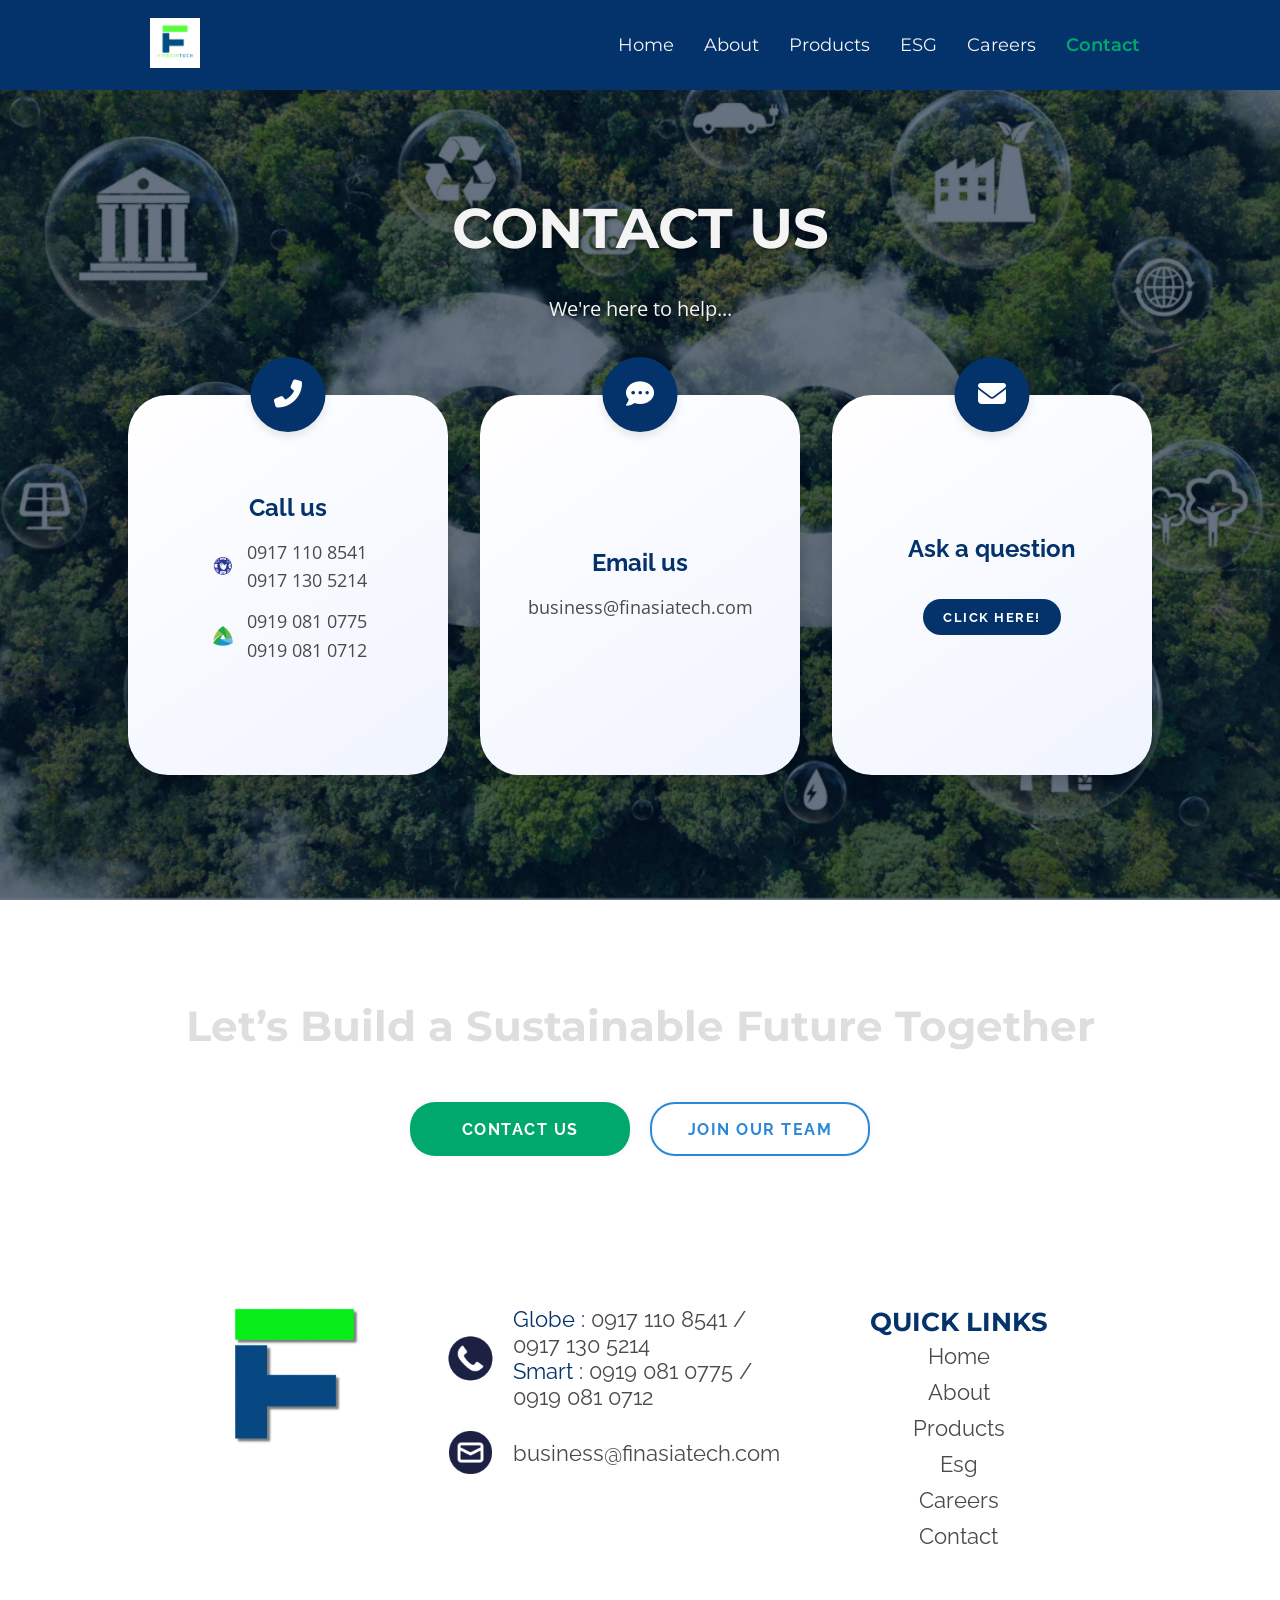
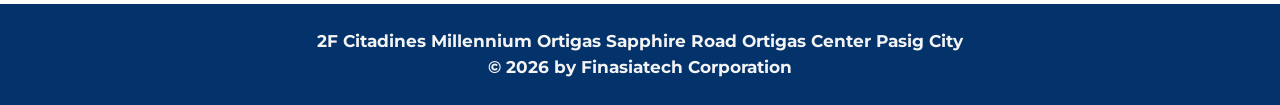
<file: contact.html>
<!DOCTYPE html>
<html lang="en">

<head>
  <!-- ============================
       META TAGS
  ============================ -->
  <meta charset="UTF-8">
  <meta name="viewport" content="width=device-width, initial-scale=1.0">

  <!-- ============================
       PRIMARY SEO META
  ============================ -->
  <title>Finasiatech | Innovating for a Sustainable Future</title>
  <meta
    name="description"
    content="Finasiatech is a technology firm specializing in digital transformation for sustainable energy and electric vehicle industries, delivering ESG-powered solutions."
  >
  <meta
    name="keywords"
    content="Finasiatech, ESG technology, sustainable energy, electric vehicles, EV solutions, digital transformation, ESG software, carbon tracking, green technology"
  >

  <!-- ============================
       OPEN GRAPH / SOCIAL META
  ============================ -->
  <meta property="og:title" content="Finasiatech | Innovating for a Sustainable Future">
  <meta
    property="og:description"
    content="Driving digital transformation with ESG-powered technology for sustainable energy and electric mobility."
  >
  <meta property="og:type" content="website">
  <meta property="og:url" content="https://www.finasiatech.com">
  <meta property="og:image" content="https://www.finasiatech.com/images/og-image.jpg">

  <!-- ============================
       FAVICON
  ============================ -->
  <link rel="icon" type="image/png" sizes="32x32" href="images/logo.png">

  <!-- ============================
       GOOGLE FONTS
  ============================ -->
  <link
    href="https://fonts.googleapis.com/css2?family=Montserrat:wght@400;600;700&family=Open+Sans:wght@400;600&family=Raleway:wght@400;600;700&display=swap"
    rel="stylesheet"
  >

  <!-- ============================
       STYLESHEETS
  ============================ -->
  <link rel="stylesheet" href="css/styles.css">

  <!-- ============================
       ICONS
  ============================ -->
  <link
    rel="stylesheet"
    href="https://cdnjs.cloudflare.com/ajax/libs/font-awesome/6.5.0/css/all.min.css"
  >
</head>

<body>


 <header class="navbar">
  <!-- Logo -->
  <div class="logo">
    <a href="index.html">
      <img src="images/logo.png" alt="Logo">
    </a>
  </div>

  <!-- Hamburger Icon -->
  <div class="menu-toggle" id="menu-toggle">
    <span></span>
    <span></span>
    <span></span>
  </div>

  <!-- Navigation Links -->
  <nav id="nav-menu">
    <ul>
      <li><a href="index.html">Home</a></li>
      <li><a href="about.html">About</a></li>
      <li><a href="products.html">Products</a></li>
      <li><a href="esg.html">ESG</a></li>
      <li><a href="careers.html">Careers</a></li>
      <li><a href="contact.html "  class="active">Contact</a></li>
    </ul>
  </nav>
</header>


<section class="contact-section">
    <div class="contact-header">
        <h1>CONTACT US</h1>
        <p>We're here to help...</p>
    </div>

    <div class="contact-card-container">
        <div class="contact-card">
            <div class="contact-badge">
                <i class="fas fa-phone-alt"></i>
            </div>
            <h4 class="contact-title">Call us</h4>
            <div class="contact-info-group">
                <img src="images/globe.png" alt="Globe">
                <p>0917 110 8541<br>0917 130 5214</p>
            </div>
            <div class="contact-info-group">
                <img src="images/smart.png" alt="Smart">
                <p>0919 081 0775<br>0919 081 0712</p>
            </div>
        </div>

        <div class="contact-card">
            <div class="contact-badge">
                <i class="fas fa-comment-dots"></i>
            </div>
            <h4 class="contact-title">Email us</h4>
            <p class="contact-email">business@finasiatech.com</p>
        </div>

        <div class="contact-card">
            <div class="contact-badge">
                <i class="fas fa-envelope"></i>
            </div>
            <h4 class="contact-title">Ask a question</h4>
            <button class="contact-button">Click here!</button>
        </div>
    </div>
</section>

<section class="footer">

    <div class="future">
         <h2>Let’s Build a <span class="together">Sustainable Future Together</span></h2>

         <div class="action-buttons">
             <button class="green">Contact Us</button>
            <button class="white">Join Our Team</button>
         </div>
    </div>




    <div class="bottom-footer">
         <div class="logo-left">
            <img src="images/letterf.png" alt="logo">
         </div> 

<div class="contact-center">

  <div class="contact-item">
    <img src="images/phone.png" alt="phone">
    <div class="contact-text">
     <p><span class="sim-highlight">Globe : </span>0917 110 8541 /<br>0917 130 5214</p>
      <p><span class="sim-highlight">Smart : </span>0919 081 0775 /<br>0919 081 0712</p>
    </div>
  </div>

  <div class="contact-item">
    <img src="images/email.png" alt="email">
    <div class="contact-text">
      <p>business@finasiatech.com</p>
    </div>
  </div>

</div>


         <div class="quick-links">
          <p>QUICK LINKS</p>
          <a href="index.html">Home</a>
          <a href="about.html">About</a>
          <a href="products.html">Products</a>
          <a href="esg.html">Esg</a>
          <a href="">Careers</a>
          <a href="">Contact</a>
        </div>
    </div>
</section>
 
<footer>
  <p>2F Citadines Millennium Ortigas Sapphire Road Ortigas Center Pasig City <br>
© 2026 by Finasiatech Corporation</p>
</footer>

 <script src="js/script.js"></script>
</body>
</html>
</file>
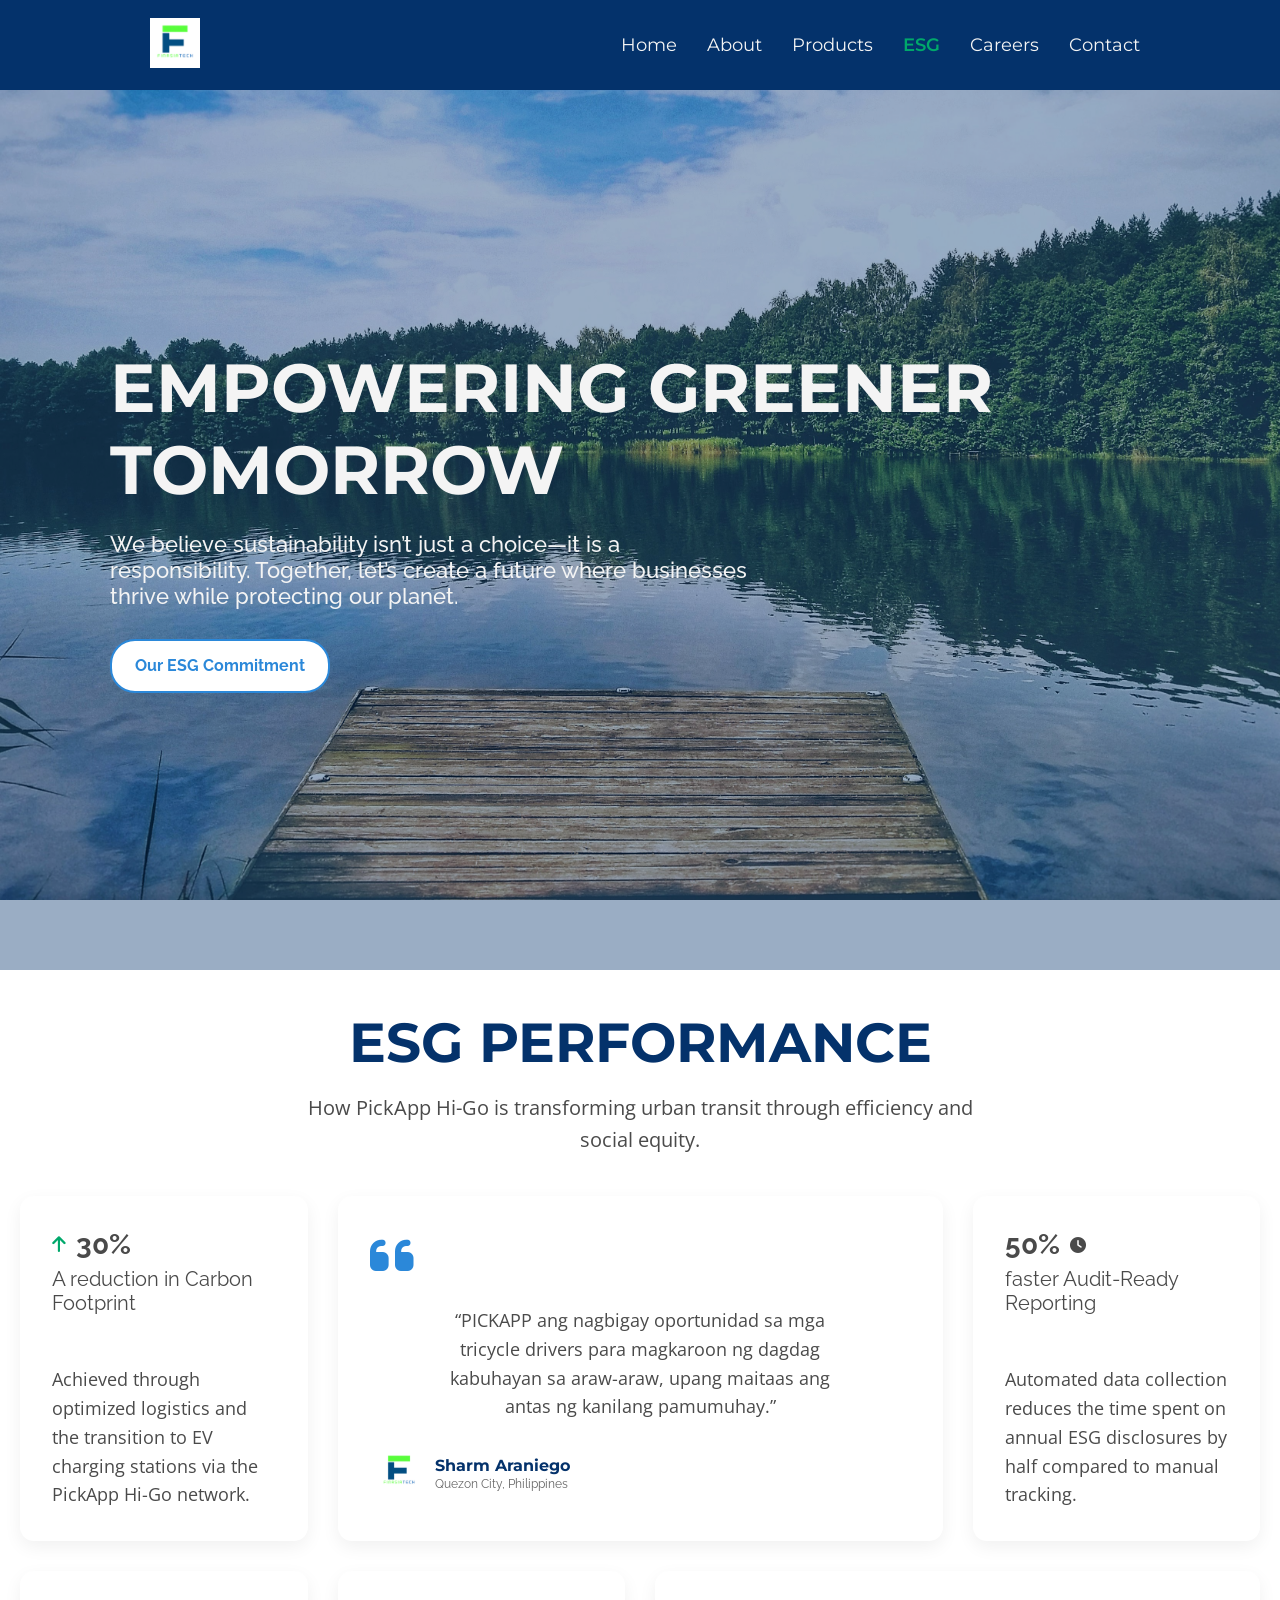
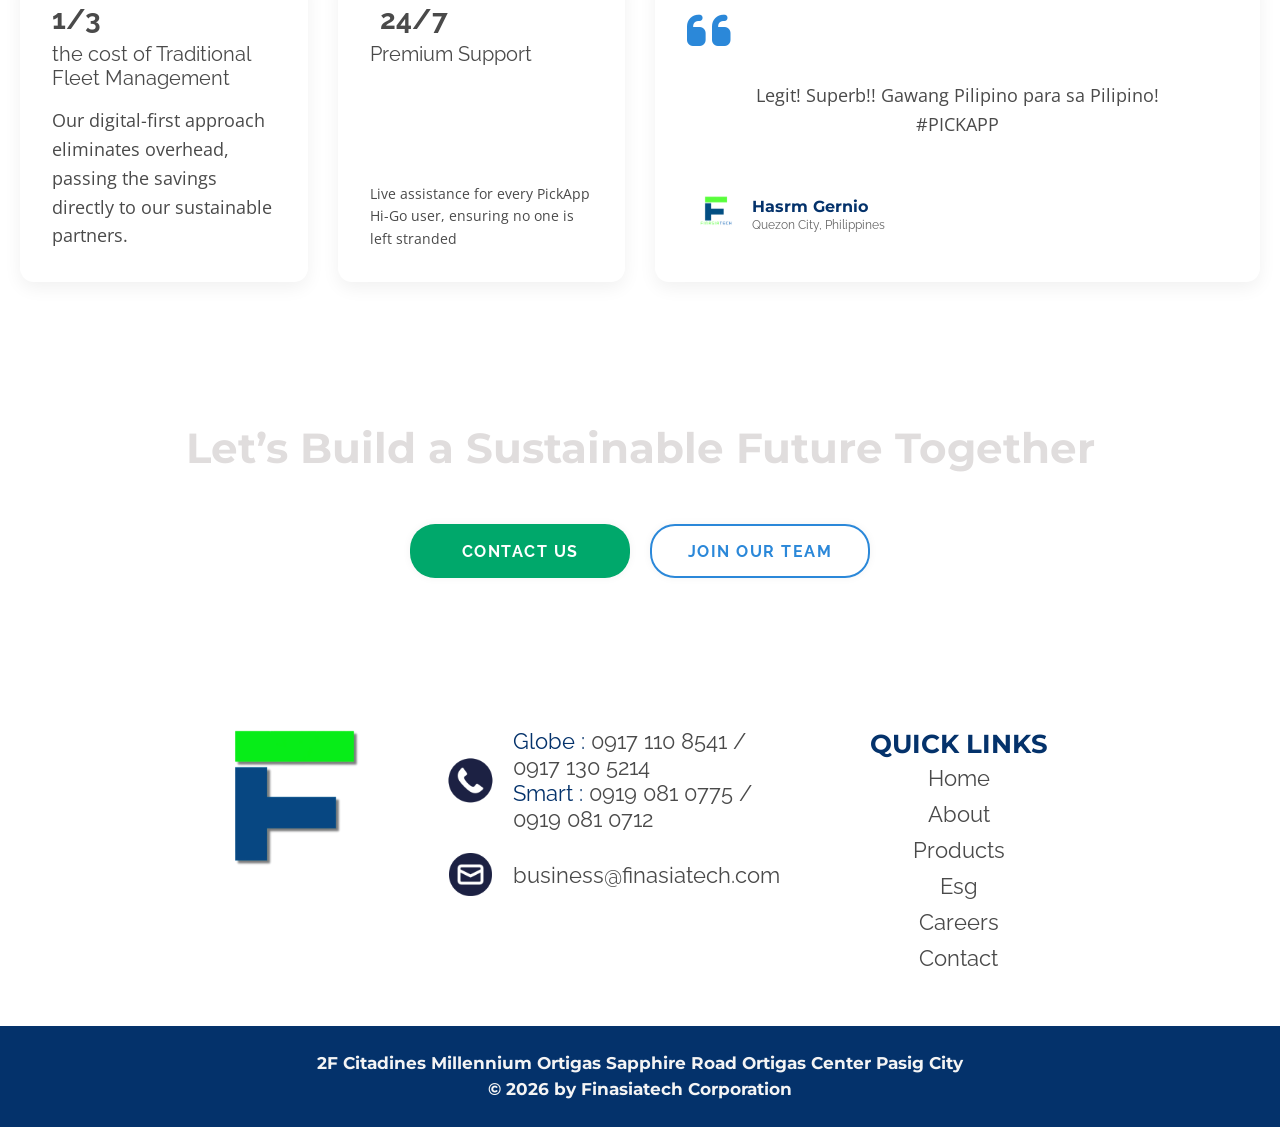
<file: esg.html>
<!DOCTYPE html>
<html lang="en">

<head>
  <!-- ============================
       META TAGS
  ============================ -->
  <meta charset="UTF-8">
  <meta name="viewport" content="width=device-width, initial-scale=1.0">

  <!-- ============================
       PRIMARY SEO META
  ============================ -->
  <title>Finasiatech | Innovating for a Sustainable Future</title>
  <meta
    name="description"
    content="Finasiatech is a technology firm specializing in digital transformation for sustainable energy and electric vehicle industries, delivering ESG-powered solutions."
  >
  <meta
    name="keywords"
    content="Finasiatech, ESG technology, sustainable energy, electric vehicles, EV solutions, digital transformation, ESG software, carbon tracking, green technology"
  >

  <!-- ============================
       OPEN GRAPH / SOCIAL META
  ============================ -->
  <meta property="og:title" content="Finasiatech | Innovating for a Sustainable Future">
  <meta
    property="og:description"
    content="Driving digital transformation with ESG-powered technology for sustainable energy and electric mobility."
  >
  <meta property="og:type" content="website">
  <meta property="og:url" content="https://www.finasiatech.com">
  <meta property="og:image" content="https://www.finasiatech.com/images/og-image.jpg">

  <!-- ============================
       FAVICON
  ============================ -->
  <link rel="icon" type="image/png" sizes="32x32" href="images/logo.png">

  <!-- ============================
       GOOGLE FONTS
  ============================ -->
  <link
    href="https://fonts.googleapis.com/css2?family=Montserrat:wght@400;600;700&family=Open+Sans:wght@400;600&family=Raleway:wght@400;600;700&display=swap"
    rel="stylesheet"
  >

  <!-- ============================
       STYLESHEETS
  ============================ -->
  <link rel="stylesheet" href="css/styles.css">

  <!-- ============================
       ICONS
  ============================ -->
  <link
    rel="stylesheet"
    href="https://cdnjs.cloudflare.com/ajax/libs/font-awesome/6.5.0/css/all.min.css"
  >
</head>

<body>


 <header class="navbar">
  <!-- Logo -->
  <div class="logo">
    <a href="index.html">
      <img src="images/logo.png" alt="Logo">
    </a>
  </div>

  <!-- Hamburger Icon -->
  <div class="menu-toggle" id="menu-toggle">
    <span></span>
    <span></span>
    <span></span>
  </div>

  <!-- Navigation Links -->
  <nav id="nav-menu">
    <ul>
      <li><a href="index.html" >Home</a></li>
      <li><a href="about.html">About</a></li>
      <li><a href="products.html">Products</a></li>
      <li><a href="esg.html" class="active">ESG</a></li>
      <li><a href="careers.html">Careers</a></li>
      <li><a href="contact.html">Contact</a></li>
    </ul>
  </nav>
</header>






<section class="esg-hero">
    <div class="esg-hero-content">

        <div class="esg-title">
            <h1>EMPOWERING GREENER <br> TOMORROW</h1>
        </div>
        <div class="esg-subtitle">
            <p>We believe sustainability isn’t just a choice—it is a responsibility. 
            Together, let’s create a future where businesses thrive while protecting our planet.
            </p>
        </div>
        <div class="esg-button">
    <button class="white">Our ESG Commitment</button>
    </div>
    </div>

</section>




<section class="esg-grid">
    <div class="grid-header-container">

        <div class="gird-title">
            <h2>ESG PERFORMANCE</h2>
            <p>How PickApp Hi-Go is transforming urban transit through efficiency and social equity.</p>
        </div>

        <div class="gird-container">

                    <div class="card">
                    <div class="footprint">

                        <!-- Top section: metric -->
                        <div class="top">
                        <div class="metric">
                            <i class="fa-solid fa-arrow-up icon-arrow"></i>
                            <span class="value">30%</span>
                        </div>
                        <p class="label">A reduction in Carbon Footprint</p>
                        </div>

                        <!-- Bottom section: description -->
                        <div class="bottom">
                        <p>
                            Achieved through optimized logistics and the transition to EV charging
                            stations via the PickApp Hi-Go network.
                        </p>
                        </div>

                    </div>
                    </div>



                <div class="card">
                <blockquote class="review">

                    <div class="quote-icon" aria-hidden="true">
                    <i class="fa-solid fa-quote-left"></i>
                    </div>

                    <p   class="review-text">
                    “PICKAPP ang nagbigay oportunidad sa mga tricycle drivers para magkaroon ng
                    dagdag kabuhayan sa araw-araw, upang maitaas ang antas ng kanilang pamumuhay.”
                    </p>

                    <div class="review-profile">
                    <div class="profile-image">
                        <img src="images/logo.png" alt="Photo of Sharm Araniego">
                    </div>

                    <div class="profile-info">
                        <strong class="name">Sharm Araniego</strong>
                        <span class="location">Quezon City, Philippines</span>
                    </div>
                  </div>

                </blockquote>
                </div>

                <div class="card">
                    <div class="audit">

                        <div class="top">
                        <div class="metric">
                            <span class="value">50%</span>
                            <i class="fa-solid fa-clock" aria-hidden="true"></i>
                        </div>
                        <p class="label">faster Audit-Ready Reporting</p>
                        </div>

                        <div class="bottom">
                        <p>
                            Automated data collection reduces the time spent on annual ESG disclosures by half compared to manual tracking.
                        </p>
                        </div>

                    </div>
                    </div>


                <div class="card">
                    <div class="traditional">

                        <div class="top">
                        <div class="metric">
                            
                            <span class="value">1/3</span>
                        </div>

                        <p class="label">the cost of Traditional Fleet Management</p>
                        </div>

                        <div class="bottom">
                        <p>
                            Our digital-first approach eliminates overhead, passing the savings directly to our sustainable partners.
                        </p>
                        </div>

                    </div>
                </div>

                <div class="card">
                    <div class="premium-support">

                        <div class="audit-top">
                        <div class="metric">
                            <i class="icon silhouette headphone" aria-hidden="true"></i>
                            <span class="value">24/7</span>
                        </div>

                        <p class="label">Premium Support</p>
                        </div>

                        <div class="audit-bottom">
                        <p>
                           Live assistance for every PickApp Hi-Go user, ensuring no one is left stranded
                        </p>
                        </div>

                    </div>
                </div>


                <div class="card">
                <blockquote class="review">

                    <div class="quote-icon" aria-hidden="true">
                    <i class="fa-solid fa-quote-left"></i>
                    </div>

                    <p class="review-text">
                   Legit! Superb!! Gawang Pilipino para sa Pilipino! #PICKAPP
                    </p>

                    <div class="review-profile">
                    <div class="profile-image">
                        <img src="images/logo.png" alt="Photo of Sharm Araniego">
                    </div>

                    <div class="profile-info">
                        <strong class="name">Hasrm Gernio</strong>
                        <span class="location">Quezon City, Philippines</span>
                    </div>
                    </footer>

                  </div>
                </div>



        </div>


</section>













































































    


<section class="footer">

    <div class="future">
         <h2>Let’s Build a <span class="together">Sustainable Future Together</span></h2>

         <div class="action-buttons">
             <button class="green">Contact Us</button>
            <button class="white">Join Our Team</button>
         </div>
    </div>




    <div class="bottom-footer">
         <div class="logo-left">
            <img src="images/letterf.png" alt="logo">
         </div> 

<div class="contact-center">

  <div class="contact-item">
    <img src="images/phone.png" alt="phone">
    <div class="contact-text">
     <p><span class="sim-highlight">Globe : </span>0917 110 8541 /<br>0917 130 5214</p>
      <p><span class="sim-highlight">Smart : </span>0919 081 0775 /<br>0919 081 0712</p>
    </div>
  </div>

  <div class="contact-item">
    <img src="images/email.png" alt="email">
    <div class="contact-text">
      <p>business@finasiatech.com</p>
    </div>
  </div>

</div>


         <div class="quick-links">
          <p>QUICK LINKS</p>
          <a href="index.html">Home</a>
          <a href="about.html">About</a>
          <a href="products.html">Products</a>
          <a href="esg.html">Esg</a>
          <a href="">Careers</a>
          <a href="">Contact</a>
        </div>
    </div>
</section>
 
<footer>
  <p>2F Citadines Millennium Ortigas Sapphire Road Ortigas Center Pasig City <br>
© 2026 by Finasiatech Corporation</p>
</footer>
 

  <script src="js/script.js"></script>
</body>

</html>
</file>
<file: css/styles.css>
:root {
  /* Fonts */
  --btn-font: bold 14px 'Raleway', 'Open Sans', sans-serif;

  /* Sizes */
  --btn-width: 180px;
  --btn-max-width: 300px;
  --btn-height: 40px;
  --btn-radius: 50px;

  /* Colors */
  --green: #00a86b;
  --green-hover: hsl(161, 80%, 48%);
  --blue: #2b88d9;
  --white: #ffffff;

  /* Effects */
  --transition: all 0.5s ease;
  --shadow-default: rgb(0 0 0 / 5%) 0 0 8px;
  --shadow-hover: 0 6px 15px rgba(0, 0, 0, 0.2);
  --shadow-green: rgb(0, 168, 107) 0px 7px 29px 0px;

  /* Text */
  --letter-spacing: 1.5px;
  --letter-spacing-hover: 3px;
}



/* ============================
   GLOBAL RESET / MOBILE-FIRST
=============================== */
* {
  margin: 0;
  padding: 0;
  box-sizing: border-box;
}

html {
  scroll-behavior: smooth;
}

.action-buttons {
  display: flex;
  flex-direction: column;
  align-items: center;
  gap: 20px;
  width: 100%;
}

.action-buttons a {
  text-decoration: none;
}

.action-buttons button {
  font: var(--btn-font);
  width: var(--btn-width);
  max-width: var(--btn-max-width);
  height: var(--btn-height);
  padding: 0 10px;
  display: flex;
  justify-content: center;
  align-items: center;
  cursor: pointer;
  border: none;
  text-align: center;
  border-radius: var(--btn-radius);
  transition: var(--transition);
  box-shadow: var(--shadow-default);
  letter-spacing: var(--letter-spacing);
  text-transform: uppercase;
}

.action-buttons button:hover {
  transform: scale(1.05);
  box-shadow: var(--shadow-hover);
}

/* Green button */
.action-buttons .green {
  background: var(--green);
  color: var(--white);
}

.action-buttons .green:hover {
  letter-spacing: var(--letter-spacing-hover);
  background-color: var(--green-hover);
  box-shadow: var(--shadow-green);
}

/* White button */
.action-buttons .white {
  background: var(--white);
  color: var(--blue);
  border: 2px solid var(--blue);
}




/* ============================
   NAVBAR BASE / MOBILE-FIRST
=============================== */
.navbar {
  display: flex;
  align-items: center;
  padding: 10px 0px;
  background: #04326b;
  color: #f4f4f4;
 height: 70px;  
  position: fixed;     
  top: 0;            
  width: 100%;         
  z-index: 1000;       

   
   
}
.navbar .logo {
  margin-left: 10px; 
} 

.navbar .logo img {
  height: 40px;
}


/* Hamburger */
.menu-toggle {
  position: fixed;
  top: 20px;             
  right: 20px;           
  display: flex;
  flex-direction: column;
  gap: 5px;
  cursor: pointer;
  z-index: 1100;    
}

.menu-toggle span {
  width: 25px;
  height: 3px;
  background: #f4f4f4;
  border-radius: 2px;
  transition: all 0.3s ease;
}

.menu-toggle:hover span {
  background: #49D629; 
}



.menu-toggle.active span:nth-child(1) {
  transform: rotate(45deg) translate(5px, 5px);
}

.menu-toggle.active span:nth-child(2) {
  opacity: 0; 
}

.menu-toggle.active span:nth-child(3) {
  transform: rotate(-45deg) translate(5px, -5px);
}

#nav-menu {
  position: fixed;       
  top: 0;
  left: -100%;          
  width: 100%;          
  height: 100vh;        
  background: black;
  padding: 60px 20px;    
  box-shadow: 2px 0 5px rgba(0,0,0,0.3);
  transition: left 0.3s ease; 
  z-index: 1000;         
}



#nav-menu ul {
  display: flex;
  flex-direction: column;
  gap: 20px;
  list-style: none;
    padding-top: 50px; 
}

#nav-menu ul li a {
   font-family: 'Montserrat', 'Open Sans', sans-serif; 
  text-decoration: none;
  color: #f4f4f4;
  font-size: 20px;
   line-height: 1.5; 
    display: inline-block;
     transition: all 0.3s ease; 
}

#nav-menu ul li a:hover {
  color: #49D629;
  transform:scale(1.1);
  
}


#nav-menu.active {
  left: 0;
}



/* ============================
   DESKTOP / LARGE SCREENS
=============================== */
@media (min-width: 768px) {

 
  .navbar {
    padding: 15px 40px;
    justify-content: space-between;
     height: 90px;  
  }

 
  .navbar .logo img {
    height: 50px;
     margin-left: 100px;
  }

  
  .menu-toggle {
    display: none;
  }

 
  #nav-menu {
    position: static;    
    width: auto;
    height: auto;
    background: transparent;
    box-shadow: none;
    padding: 0;
    left: 0;
      margin-right: 100px;
  }


  #nav-menu ul {
    flex-direction: row;
    gap: 30px;
    padding-top: 0;
    align-items: center;
  }

  #nav-menu ul li a {
    font-size: 18px;

  }

    #nav-menu ul li a.active {
  color: #00a86b;
  font-weight: 600;
}
}

.hero {
  position: relative; 
  display: flex;
  flex-direction: column; 
  justify-content: center; 
  align-items: center;    
  text-align: center;
  margin-top: 70px;
  min-height: calc(100vh - 70px);
  padding: 40px 20px;
  background-image: url('../images/hero-bg1.png');
  background-size: cover;      
  background-position: center; 
  background-repeat: no-repeat; 
  background-attachment: fixed;
  gap: 20px;
  overflow: hidden;
}

/* Overlay */
.hero::before {
  content: "";
  position: absolute;
  top: 0;
  left: 0;
  width: 100%;
  height: 100%;
  background-color: rgba(0, 0, 0, 0.4);
  z-index: 1;
}


.hero-content {
  position: relative;
  z-index: 2;
}

.hero h1 {
  color: #f4f4f4;
  font-size: 35px;
  margin-bottom: 10px;
    font-family: 'Montserrat', 'Open Sans', sans-serif; 
}

.hero h3 {
  color: #f4f4f4;
  font-size: 16px;
  font-weight: 500;
  margin-bottom: 20px;
  font-family: 'Raleway', 'Open Sans', sans-serif; 
}




@media (min-width: 768px) {


  .hero {
    flex-direction: column;
    justify-content: center;
    align-items: center;
    text-align: center;
    min-height: 100vh;
    padding: 80px 120px;
    gap: 40px;
    background-size: cover;
  }


  .hero h1 {
    font-size: 60px;
    margin-bottom: 20px;
  }


  .hero h3 {
    font-size: 32px;
    margin-bottom: 30px;
  }

  .action-buttons {
    flex-direction: row;
    gap: 20px;
    justify-content: center;
    width: auto;
  }

  
  .action-buttons button {
    font-size: 16px;
    width: 200px;
    height: 50px;
    border-radius: 25px;
  }
}

@media (min-width: 1280px) {

  .hero {
    padding: 100px 160px;
    gap: 50px;
  }

  .hero h1 {
    font-size: 68px;
  }

  .hero h3 {
    font-size: 36px;
  }

  .action-buttons button {
    width: 220px;
    height: 54px;
  }
}

@media (min-width: 1600px) {

  .hero {
    padding: 120px 220px;
    gap: 60px;
  }

  .hero h1 {
    font-size: 76px;
  }

  .hero h3 {
    font-size: 40px;
  }

  .action-buttons button {
    width: 240px;
    height: 58px;
    font-size: 17px;
  }
}



/* ============================
   SAVE THE WORLD SECTION
=============================== */
.save-the-world {
  background-image: url('../images/leadership-profiles-bg.png');
  background-size: cover;      
  background-position: center; 
  background-repeat: no-repeat; 
  display: flex;
  flex-direction: column; 
  align-items: center;    
  justify-content: center; 
  text-align: center;
  gap: 20px;              
  padding: 40px 20px;
    background-attachment: fixed; 
}

.save-the-world img {
  max-width: 100%;        
  height: auto;
}

  .save-the-world p {
  font-family: 'Open Sans', sans-serif;
    max-width: 600px;        
    font-size: 16px;
    color: #333333;
    line-height: 1.6;
    margin: 0 auto;         
  }
.save-the-world .blue {
  color: #04326b; 
  font-weight: bold; 
}
.save-the-world .green {
  color: #338d33; 
  font-weight: bold; 
}

.save-the-world button {
  margin-top: 10px;
  font-family: 'Raleway', 'Open Sans', sans-serif;
  padding: 12px 24px;
  font-size: 14px;
  border: none;
  background: #004aad;
  color: white;
  font-weight: bold;
  cursor: pointer;
  border-radius: 50px;
  transition: all 0.5s ease;
  box-shadow: rgb(0 0 0 / 5%) 0 0 8px;
  letter-spacing: 1.5px;
  text-transform: uppercase;
}

.save-the-world button:hover {
  transform: scale(1.05);
  letter-spacing: 3px;
  background-color: #0066ff; 
  color: #ffffff;
  box-shadow: rgb(0 102 255 / 40%) 0px 7px 29px 0px;
}



.save-the-world a{
  text-decoration: none;
}

.save-the-world button img {
  width: 16px;  
  height: 16px;
  margin-left: 8px; 
  vertical-align: middle; 
}

@media (min-width: 768px) {
  .save-the-world {
    flex-direction: column;     
    align-items: center;         
    text-align: center;          
    justify-content: center;     
    padding: 60px 20px;           
    gap: 30px;                    
  }

  .save-the-world img {
    max-width: 80%;              
    height: auto;
  }

  .save-the-world p {
    max-width: 700px;             
    font-size: 18px;               
    margin: 0 auto;                
    line-height: 1.8;
  }

  .save-the-world button {
    font-size: 16px;              
    padding: 14px 28px;
  }
}


/* ==============================
   SOLUTIONS PRODUCT CARDS
============================== */
.solutions-product {
  text-align: center;
  padding: 40px 20px;
  background: #f4f4f4;
}

.solutions-product h2 {
  font-family: 'Montserrat', 'Open Sans', sans-serif; 
  font-size: 32px;
  margin-bottom: 30px;
  color: #04326b;
}

/* Container for cards */
.sp-card-container {
  display: flex;
  flex-direction: column;
  gap: 20px;
  align-items: center;
}

/* Each card */
.sp-card {
  background: white;
  border-radius: 40px;
  padding: 20px;
  width: 90%;           
  max-width: 400px;
  box-shadow: 0 6px 18px rgba(0, 0, 0, 0.12);
  text-align: center;
  transition: transform 0.3s ease, box-shadow 0.3s ease;
}

.sp-card img {
  max-width: 70%;
  height: auto;
  margin-bottom: 15px;
}

.sp-card h4 {
  font-size: 22px;
  margin-bottom: 12px;
  color: #04326b;
  font-family: 'Raleway', 'Open Sans', sans-serif; 
}

.sp-card p {
  font-size: 16px;
  margin-bottom: 15px;
  color: #4a4a4a;
  font-family: 'Open Sans', sans-serif; 
  line-height: 1.6;
}

.sp-card button {
  background: #e0e0e0;
  color: #04326b;
  border: none;
  padding: 10px 20px;
  cursor: pointer;
  font-weight: bold;
  font-family: 'Raleway', 'Open Sans', sans-serif; 
  border-radius: 50px;
  transition: all 0.5s ease;
  box-shadow: rgb(0 0 0 / 5%) 0 0 8px;
  letter-spacing: 1.5px;
text-transform: uppercase;
}

.sp-card button:hover {
   transform: scale(1.05);
  letter-spacing: 3px;
  background-color: #0066ff; 
  color: #ffffff;
  box-shadow: rgb(0 102 255 / 40%) 0px 7px 29px 0px;


}

.sp-card button:focus-visible {
  outline: 2px solid #0066ff;
  outline-offset: 3px;
}



@media (min-width: 768px) {
  .sp-card-container {
    flex-direction: row;
    flex-wrap: wrap;
    justify-content: center;
    gap: 24px;
  }

  .sp-card {
    width: calc(50% - 20px);
    max-width: 280px;
  }

  .solutions-product h2 {
    font-size: 42px;
    margin-bottom: 35px;
  }
}


@media (min-width: 1280px) {
  .sp-card-container {
    gap: 28px; 
  }

  .sp-card {
    width: calc(50% - 25px);
    max-width: 320px;
    min-height: 380px;
  }

  .solutions-product h2 {
    font-size: 50px;
    margin-bottom: 40px;
  }
}


@media (min-width: 1440px) {
  .sp-card-container {
    gap: 32px; 
  }

  .sp-card {
    width: calc(33.33% - 30px);
    max-width: 360px;
    min-height: 400px;
  }

  .solutions-product h2 {
    font-size: 60px;
    margin-bottom: 50px;
  }
}


.sp-card:hover {
  transform: scale(1.05);
  box-shadow: 0 10px 28px rgba(0,0,0,0.18);
}









.esg-impact {
  background: #f4f4f4;
  padding: 40px 20px;
  
  
  display: flex;
  flex-direction: column;
  align-items: center; 
}

.esg-impact h2{
  margin-bottom: 25px;
  font-family: 'Montserrat', 'Open Sans', sans-serif; 
  font-size: 32px;
   text-align: center;
   color: #04326b;
}

.esg-container {
  display: flex;
  flex-wrap: wrap;        
  justify-content: center; 
  gap: 20px;
  padding: 10px;
  text-align: center;
  width: 100%;
  margin: 0 auto;
}
.impact-box {

  width: 45%;             
  min-width: 140px;      
  max-width: 280px;       
  
  padding: 20px;
  display: flex;
  flex-direction: column;
  align-items: center;

}

.impact-box img {
  width: 100px;           
  height: 100px;          
  object-fit: contain;    
  margin-bottom: 10px;
}

.impact-box h4{
  font-size: 28px;
  margin: 10px 0;
  font-family: 'Raleway', sans-serif;
}
.impact-box p{
   font-size: 16px;
  color: #4a4a4a;
   font-family: 'Open Sans', sans-serif; 
}



.impact-box:nth-of-type(1) h4 {
 color: #00a86b;
}


.impact-box:nth-of-type(2) h4 {
  color: #ffa51f; 
}

.impact-box:nth-of-type(3) h4 {
  color: #2b88d9; 
}

.esg-impact button{
  justify-content: center;
  font: bold 14px 'Raleway', 'Open Sans', sans-serif;
  width: 180px;
  max-width: 300px;
  height: 40px;
  padding: 0 10px;
  border-radius: 20px;
  border: none;
  transition: transform 0.2s ease, box-shadow 0.2s ease;
}

.esg-impact button:hover {
  transform: scale(1.05);
  box-shadow: 0 6px 15px rgba(0, 0, 0, 0.2);
}
.esg-impact .white {
  background: #fff;
  color: #2b88d9;
  border: 2px solid #2b88d9;
}

/* ============================
   TABLET: 2 per row
============================ */
@media (min-width: 768px) {
  .esg-container {
    gap: 25px;
  }

  .impact-box {
    width: calc(50% - 25px); 
    max-width: 280px;
    padding: 25px;
  }

  .impact-box img {
    width: 120px;
    height: 120px;
    margin-bottom: 15px;
  }

  .impact-box h4 {
    font-size: 30px;
  }

  .impact-box p {
    font-size: 17px;
  }

  .esg-impact button {
    font-size: 16px;
    width: 200px;                 
    height: 50px;
    border-radius: 25px;
  }
  .esg-impact h2 {
    font-size: 42px;
    margin-bottom: 35px;
  }
}

/* ============================
   DESKTOP: 3 per row
============================ */
@media (min-width: 1280px) {
  .esg-container {
    gap: 30px;
  }

  .impact-box {
    width: calc(33.33% - 30px); 
    max-width: 300px;
    padding: 30px;
  }

  .impact-box img {
    width: 130px;
    height: 130px;
    margin-bottom: 15px;
  }

  .impact-box h4 {
    font-size: 32px;
  }

  .impact-box p {
    font-size: 18px;
  }

  .esg-impact button {
    font-size: 16px;
    width: 200px;                 
    height: 50px;
    border-radius: 25px;
  }
  .esg-impact h2 {
    font-size: 50px;
    margin-bottom: 40px;
  }
}

/* ============================
   EXTRA-LARGE DESKTOP: 4 per row
============================ */
@media (min-width: 1440px) {
  .esg-container {
    gap: 35px;
  }

  .impact-box {
    width: calc(25% - 35px); 
    max-width: 320px;
    padding: 35px;
  }

  .impact-box img {
    width: 140px;
    height: 140px;
    margin-bottom: 20px;
  }

  .impact-box h4 {
    font-size: 34px;
  }

  .impact-box p {
    font-size: 18px;
  }

  .esg-impact button {
     font-size: 16px;
    width: 200px;                 
    height: 50px;
    border-radius: 25px;
  }
  .esg-impact h2 {
    font-size: 60px;
    margin-bottom: 50px;
  }
}




.success-story{
  background: #ffffff;
   padding: 40px 20px;
}
.success-story h2{
   margin-bottom: 25px;
  font-family: 'Montserrat', 'Open Sans', sans-serif; 
  font-size: 32px;
   text-align: left;
   color: #04326b;

}

.video-wrapper {
  position: relative;
  width: 100%;
  max-width: 900px;
  margin: 0 auto;
  border-radius: 15px;
  overflow: hidden;
  box-shadow: 0 10px 30px rgba(0,0,0,0.3);
}

.video-wrapper video {
  width: 100%;
  display: block;
}


.video-overlay {
  position: absolute;
  top: 0;
  left: 0;
  width: 100%;
  height: 100%;
  background: rgba(0, 0, 0, 0.4); 
  
  
  display: flex;
  align-items: center; 
  justify-content: flex-start;
  text-align: left;
  padding: 20px;
}

.overlay-content {
  max-width: 600px;
  color: white; 
}

.video-subtext {
  font-family: 'Raleway', sans-serif;
  font-size: 16px;
  font-weight: 800;
  text-transform: uppercase;
  margin-bottom: 10px;
  letter-spacing: 1px;
  color: #ffffff;
}

.video-description {
  font-family: 'Open Sans', sans-serif;
  font-size: 12px;
  line-height: 1.5;
  margin: 0;
  color: #ffffff;
}


@media (min-width: 768px) {
  .success-story {
    padding: 60px 40px;
  }

  .success-story h2 {
    font-size: 42px;       
    text-align: left;
    margin-bottom: 35px;
  }

  .video-wrapper {
    max-width: 1000px;     
    border-radius: 20px;
  }

  .video-overlay {
    padding: 40px;           
    justify-content: flex-start;
  }

  .overlay-content {
    max-width: 650px;
  }

  .video-subtext {
    font-size: 40px;       
    letter-spacing: 1.5px;
  }

  .video-description {
    font-size: 20px;       
    line-height: 1.6;
  }
}


@media (min-width: 1280px) {
  .success-story {
    padding: 80px 100px;
  }

  .success-story h2 {
    font-size: 50px;
    margin-bottom: 40px;
  }

  .video-wrapper {
    max-width: 1200px;
    border-radius: 25px;
  }

  .video-overlay {
    padding: 60px;
  }

  .overlay-content {
    max-width: 700px;
  }

  .video-subtext {
    font-size: 50px;
    letter-spacing: 2px;
  }

  .video-description {
    font-size: 25px;
    line-height: 1.8;
  }
}


@media (min-width: 1600px) {
  .success-story {
    padding: 100px 150px;
  }

  .success-story h2 {
    font-size: 60px;
    margin-bottom: 50px;
  }

  .video-wrapper {
    max-width: 1400px;
  }

  .video-overlay {
    padding: 80px;
  }

  .overlay-content {
    max-width: 800px;
  }

  .video-subtext {
    font-size: 60px;
    letter-spacing: 2.5px;
  }

  .video-description {
    font-size: 30px;
    line-height: 2;
  }
}













.news-insight{
  background: #f4f4f4;
  padding: 40px 20px;
}
.news-insight h2{
   margin-bottom: 25px;
  font-family: 'Montserrat', 'Open Sans', sans-serif; 
  font-size: 32px;
   text-align: left;
   color: #04326b;
}

.news-container {
  display: flex;
  flex-wrap: wrap;
  justify-content: center;
  gap: 20px;
}

.innovation,
.partners,
.latest {
  display: flex;
  flex-direction: column;
  flex: 1 1 320px;
  max-width: 380px;
  border-radius: 20px;
  overflow: hidden;
  background: #fff;
  box-shadow: 0 8px 20px rgba(0, 0, 0, 0.15); 
  transition: transform 0.3s ease, box-shadow 0.3s ease;
}

.innovation:hover,
.partners:hover,
.latest:hover {
  transform: translateY(-6px);
  box-shadow: 0 16px 30px rgba(0, 0, 0, 0.2);
}

.video {
  position: relative;
  width: 100%;
  aspect-ratio: 16 / 9;
  background: #000;
}

.video iframe {
  position: absolute;
  inset: 0;
  width: 100%;
  height: 100%;
  border: none;
}

.text {
  display: flex;
  justify-content: center;
  align-items: center;
  padding: 0 14px;
  min-height: 56px;
  background: #fff;
  text-align: center;
}

.text h4 {
  margin: 0;
  font-size: 20px;
  font-weight: 600;
  line-height: 1.2;
  color: #4a4a4a;
  font-family: 'Raleway', 'Open Sans', sans-serif;
}

@media (min-width: 768px) {
  .news-insight {
    padding: 60px 40px;
  }

  .news-insight h2 {
    font-size: 42px;
    margin-bottom: 35px;
  }

  .news-container {
    gap: 25px;
  }

  .innovation,
  .partners,
  .latest {
    max-width: 360px;
  }

  .text h4 {
    font-size: 22px;
  }
}

@media (min-width: 1280px) {
  .news-insight {
    padding: 80px 80px;
  }

  .news-insight h2 {
    font-size: 48px;
    margin-bottom: 40px;
  }

  .news-container {
    gap: 30px;
  }

  .innovation,
  .partners,
  .latest {
    max-width: 380px;
  }

  .text h4 {
    font-size: 24px;
  }
}

@media (min-width: 1600px) {
  .news-insight {
    padding: 100px 150px;
  }

  .news-insight h2 {
    font-size: 56px;
    margin-bottom: 50px;
  }

  .news-container {
    gap: 40px;
  }

  .innovation,
  .partners,
  .latest {
    max-width: 400px;
  }

  .text h4 {
    font-size: 26px;
  }
}


.our-partners {
   background-image: url('../images/our-partners.png');
  background-size: cover;      
  background-position: center; 
  background-repeat: no-repeat;
  padding: 40px 20px;
  text-align: center;
}

.our-partners h2 {
  margin-bottom: 25px;
  font-family: 'Montserrat', 'Open Sans', sans-serif; 
  font-size: 32px;
   text-align: center;
   color: #04326b;
}

.partners-slider {
  overflow: hidden;
  width: 100%;
  cursor: grab;
}

.partners-track {
  display: flex;
  gap: 40px;
  animation: scrollPartners 10s linear infinite;
}

.partners-slider:hover .partners-track {
  animation-play-state: paused;
}

.partners-track img {
  height: 80px;
  object-fit: contain;
  filter: grayscale(100%);
  transition: filter 0.3s ease, transform 0.3s ease;
}

.partners-track img:hover {
  filter: grayscale(0%);
  transform: scale(1.1);
}

@keyframes scrollPartners {
  0% {
    transform: translateX(0);
  }
  100% {
    transform: translateX(-50%);
  }
}

@media (min-width: 768px) {
  .our-partners {
    padding: 60px 40px;
  }

  .our-partners h2 {
    font-size: 42px;
    margin-bottom: 35px;
  }

  .partners-track {
    gap: 50px;
  }

  .partners-track img {
    height: 100px;
  }
}

@media (min-width: 1280px) {
  .our-partners {
    padding: 80px 80px;
  }

  .our-partners h2 {
    font-size: 48px;
    margin-bottom: 40px;
  }

  .partners-track {
    gap: 60px;
  }

  .partners-track img {
    height: 120px;
  }
}

@media (min-width: 1600px) {
  .our-partners {
    padding: 100px 150px;
  }

  .our-partners h2 {
    font-size: 56px;
    margin-bottom: 50px;
  }

  .partners-track {
    gap: 70px;
  }

  .partners-track img {
    height: 140px;
  }
}

.footer{
  background-image: url('../images/footer-bg.png');
  background-size: cover;      
  background-position: center; 
  background-repeat: no-repeat; 
   background-attachment: fixed; 
}

.future{
  display: flex;
  flex-direction: column;
  justify-content: center;
  align-items: center;
  gap: 20px;
  padding: 50px 20px;
  text-align: center;
}

.future h2{
  margin-bottom: 25px;
  font-family: 'Montserrat', 'Open Sans', sans-serif; 
  font-size: 32px;
   text-align: center;
   color: #04326b;
}

.future .together{
   color: rgb(224, 221, 221);
}

.bottom-footer {
  display: flex;
  flex-direction: row;
  justify-content: center;
  align-items: stretch;
  flex-wrap: wrap;
  padding: 20px;
  min-height: 150px;
}

.logo-left {
  display: flex;           
  flex-direction: column;  
  justify-content: center;
  align-items: center;
  height: 100%;            
}

.logo-left img {
  height: 100px;  
  width: auto;    
}

.bottom-footer > div:not(.contact-center) {
  display: flex;
  flex-direction: column;
  align-items: center;
  justify-content: center;
  text-align: center;
  margin: 10px;
}

.contact-center {
  display: flex;
  flex-direction: column; 
  align-items: flex-start;
  gap: 10px;               
}

.contact-item {
  display: flex;
  flex-direction: row;
  align-items: center;
  gap: 5px;
  margin-left: 10px;
}

.contact-item img {
  height: 40px;
  width: auto;
}

.contact-text p,
.contact-text .sim-highlight {
  font-family: 'Raleway', 'Open Sans', sans-serif;
  font-size: 18px;
}

.contact-text p {
  margin: 0 10px;
  color: #4a4a4a;
}

.contact-text .sim-highlight {
  color: #04326b;
}

.quick-links p{
  margin: 0 10px; 
  font-family: 'Montserrat', 'Open Sans', sans-serif; 
  font-size: 22px;
  color: #04326b;
  font-weight: bold;
}

.quick-links a{
  font-family: 'Raleway', 'Open Sans', sans-serif; 
  font-size: 18px;
  color: #4a4a4a;
  padding: 2px;
  text-decoration: none;
}

footer {
  font-family: 'Montserrat', 'Open Sans', sans-serif;
  background: #04326b;
  text-align: center;
  padding: 15px 20px;
  font-size: 14px;
  line-height: 1.5;
  width: 100%;
  box-sizing: border-box;   
}

footer p {
  font-weight: bold;
  margin: 0;
  color: #f4f4f4;
}

@media (min-width: 768px) {
  .future {
    padding: 80px 60px;
    gap: 20px;
  }

  .future h2, .future .together {
    font-size: 36px;
    color: rgb(224, 221, 221);
  }

  .bottom-footer {
    padding: 40px 60px;
    gap: 40px;
    min-height: 180px;
    max-width: 1400px;
    margin: 0 auto;
  }

  .logo-left img {
    height: 120px;
  }

  .bottom-footer > div:not(.contact-center) {
    margin: 0 20px;
  }

  .contact-center {
    gap: 15px;
  }

  .contact-item img {
    height: 50px;
  }

  .contact-text p,
  .contact-text .sim-highlight {
    font-size: 20px;
  }

  .quick-links p {
    font-size: 24px;
  }

  .quick-links a {
    font-size: 20px;
    padding: 4px 2px;
  }

 footer {
    font-size: 16px;
    padding: 20px 60px;
  }
}

@media (min-width: 1280px) {
  .future {
    padding: 100px 80px;
    gap: 25px;
  }

  .future h2, .future .together {
    font-size: 42px;
  }

  .bottom-footer {
    padding: 50px 80px;
    gap: 50px;
    min-height: 200px;
    max-width: 1500px;
    margin: 0 auto;
  }

  .logo-left img {
    height: 140px;
  }

  .contact-item img {
    height: 55px;
  }

  .contact-text p,
  .contact-text .sim-highlight {
    font-size: 22px;
  }

  .quick-links p {
    font-size: 26px;
  }

  .quick-links a {
    font-size: 22px;
    padding: 5px 3px;
  }

   footer {
    font-size: 17px;
    padding: 25px 80px;
  }
}

@media (min-width: 1600px) {
  .future {
    padding: 120px 100px;
    gap: 30px;
  }

  .future h2, .future .together {
    font-size: 48px;
  }

  .bottom-footer {
    padding: 60px 100px;
    gap: 60px;
    min-height: 220px;
    max-width: 1600px;
    margin: 0 auto;
  }

  .logo-left img {
    height: 160px;
  }

  .contact-item img {
    height: 60px;
  }

  .contact-text p,
  .contact-text .sim-highlight {
    font-size: 24px;
  }

  .quick-links p {
    font-size: 28px;
  }

  .quick-links a {
    font-size: 24px;
    padding: 6px 4px;
  }

   footer {
    font-size: 18px;
    padding: 30px 100px;
  }
}


.hero-about {
  position: relative;
  overflow: hidden;
  display: flex;
  flex-wrap: wrap;
  justify-content: center;
  align-items: center;
  gap: 16px;
  min-height: calc(100vh - 70px);
  margin-top: 70px;
  padding: 20px;
  text-align: center;
}

.hero-bg-video {
  position: absolute;
  top: 50%;
  left: 50%;
  width: 100%;
  height: 100%;
  object-fit: cover;
  transform: translate(-50%, -50%);
  z-index: -2;
}

.hero-about::before {
  content: "";
  position: absolute;
  inset: 0;
  background: rgba(0, 0, 0, 0.45);
  z-index: -1;
}

.hero-about > div {
  position: relative;
  z-index: 1;
}

.about-hero-logo {
  flex: 0 1 120px;
  display: flex;
  justify-content: center;
  align-items: center;
}

.about-hero-logo img {
  height: 200px;
  width: auto;
  margin-top: 50px;
}

.about-hero-description {
  padding: 10px;
  flex: 1 1 320px;
  border: 2px solid rgb(117, 116, 116);
  border-radius: 20px;
  box-shadow: 6px 6px 0 rgba(0, 0, 0, 0.5);
}

.about-hero-description hr {
  width: 150px;
  height: 3px;
  margin: 0 auto 16px auto;
  border: none;
  border-radius: 10px;
  background: linear-gradient(to right, transparent, #ffffff, transparent);
}

.about-hero-description h1 {
  color: #f4f4f4;
  font-size: 35px;
  margin-bottom: 10px;
  font-family: 'Montserrat', 'Open Sans', sans-serif;
}

.about-hero-description p {
  font-family: 'Raleway', 'Open Sans', sans-serif;
  font-size: 16px;
  color: #f4f4f4;
  line-height: 1.6;
  margin-bottom: 10px;
}

@media (min-width: 768px) {
  .hero-about {
    flex-direction: row;
    justify-content: center;
    align-items: center;
    min-height: 95vh;
    padding: 60px 40px;
    gap: 30px;
  }

  .about-hero-logo img {
    height: 220px;
  }

  .about-hero-description {
    display: flex;
    flex-direction: column;
    align-items: center;
  }

  .about-hero-description .action-buttons {
    margin-top: 30px;
    align-items: flex-start;
  }

  .about-hero-description h1 {
    font-size: 45px;
  }

  .about-hero-description p {
    font-size: 18px;
    margin: 0;
  }
}

@media (min-width: 1280px) {
  .hero-about {
    padding: 80px 80px;
    gap: 40px;
  }

  .about-hero-logo img {
    height: 250px;
  }

  .about-hero-description {
    flex: 1 1 500px;
    padding: 30px 40px;
  }

  .about-hero-description h1 {
    font-size: 55px;
  }

  .about-hero-description p {
    font-size: 20px;
    margin: 0;
  }
}

@media (min-width: 1600px) {
  .hero-about {
    padding: 100px 120px;
    gap: 50px;
  }

  .about-hero-logo img {
    height: 300px;
  }

  .about-hero-description {
    flex: 1 1 600px;
    padding: 40px 50px;
  }

  .about-hero-description h1 {
    font-size: 65px;
  }

  .about-hero-description p {
    font-size: 22px;
    margin: 0;
  }
}

.timeline-section {
  background: linear-gradient(135deg, #f4f4f4, #eef3f9);
  padding: 40px 16px;
  position: relative;
}

/* HEADER */
.timeline-section .header {
  text-align: center;
  margin-bottom: 32px;
}

.timeline-section .header h1 {
  font-family: 'Montserrat', 'Open Sans', sans-serif;
  font-size: 32px;
  margin-bottom: 16px;
  color: #04326b;
  letter-spacing: 1px;
}

.timeline-section .header p {
  font-family: 'Open Sans', sans-serif;
  font-size: 15px;
  color: #4a4a4a;
  line-height: 1.6;
  max-width: 100%;
  margin: 0 auto;
}

/* GRID */
.timeline-container {
  display: grid;
  grid-template-columns: 1fr;
  gap: 20px;
  position: relative;
}

/* CARD */
.timeline-item {
  padding: 16px;
  border-radius: 12px;
  border-left: 4px solid #6c757d;
  background: rgba(255, 255, 255, 0.75);
  backdrop-filter: blur(8px);
  box-shadow: 0 8px 24px rgba(0, 0, 0, 0.12);
  display: flex;
  flex-direction: column;
  align-items: center;
  transition: all 0.35s ease;
  animation: fadeUp 0.6s ease both;
}

/* HOVER EFFECT */
.timeline-item:hover {
  transform: translateY(-8px) scale(1.02);
  box-shadow: 0 16px 32px rgba(0, 0, 0, 0.18);
}

/* DATE */
.date-header {
  padding-left: 10px;
  margin-bottom: 12px;
  position: relative;
  font-family: 'Raleway', 'Open Sans', sans-serif;
  color: #04326b;
  font-size: 20px;
  font-weight: 600;
  align-self: flex-start;
}

.date-header::before {
  content: '';
  position: absolute;
  left: 0;
  top: 0;
  height: 100%;
  width: 4px;
  background-color: #6c757d;
  border-radius: 2px;
}

/* IMAGE */
.image-box {
  width: 100%;
  max-width: 400px;
  border-radius: 10px;
  background-color: #ffffff;
  overflow: hidden;
  aspect-ratio: 15 / 9;
  margin-bottom: 10px;
}

.image-box img {
  width: 100%;
  height: 100%;
  object-fit: contain;
  transition: transform 0.4s ease;
}

.image-box:hover img {
  transform: scale(1.08);
}

/* TEXT */
.timeline-description {
  font-family: 'Open Sans', sans-serif;
  font-size: 15px;
  color: #4a4a4a;
  line-height: 1.6;
  text-align: left;
}

.timeline-description strong {
  font-family: 'Raleway', 'Open Sans', sans-serif;
  color: #04326b;
}

/* COLORS PER ITEM */
.timeline-item:nth-child(1)  .date-header::before { background-color: #4ade80; }
.timeline-item:nth-child(2)  .date-header::before { background-color: #22d3ee; }
.timeline-item:nth-child(3)  .date-header::before { background-color: #fb923c; }
.timeline-item:nth-child(4)  .date-header::before { background-color: #a78bfa; }
.timeline-item:nth-child(5)  .date-header::before { background-color: #4ade80; }
.timeline-item:nth-child(6)  .date-header::before { background-color: #22d3ee; }
.timeline-item:nth-child(7)  .date-header::before { background-color: #fb923c; }

/* ANIMATION */
@keyframes fadeUp {
  from {
    opacity: 0;
    transform: translateY(20px);
  }
  to {
    opacity: 1;
    transform: translateY(0);
  }
}

/* TABLET */
@media (min-width: 768px) {
  .timeline-container {
    grid-template-columns: repeat(3, 1fr);
  }
}

/* DESKTOP */
@media (min-width: 1280px) {
  .timeline-container {
    max-width: 1200px;
    margin: auto;
  }
}

/* LARGE */
@media (min-width: 1600px) {
  .timeline-container {
    grid-template-columns: repeat(4, 1fr);
    max-width: 1400px;
  }
}


.boi-section {
  padding: 32px 16px;
  background-color: #f7f9fc;
}

.boi-header {
  text-align: center;
  margin-bottom: 32px;
}

.boi-header h2 {
  font-family: 'Montserrat', 'Open Sans', sans-serif; 
  font-size: 32px;
  margin-bottom: 30px;
  color: #04326b;
}

.boi-container {
  display: flex;
  flex-direction: column;
  align-items: center;
  gap: 24px;
  max-width: 1200px;
  margin: 0 auto;
}

.boi-image-container {
  margin-bottom: 8px;
}

.boi-image-container img {
  width: 100%;
  max-width: 260px;
  height: auto;
}

.boi-description {
  text-align: center;
  max-width: 600px;
}

.boi-description-header h4 {
  margin: 0 0 8px 0;
  font-size: 20px;
  font-weight: 600;
  line-height: 1.2;
  color: #4a4a4a;
  font-family: 'Raleway', 'Open Sans', sans-serif;
}

.boi-description-header p {
  font-size: 14px;
  color: #666;
  margin-bottom: 16px;
  font-family: 'Open Sans', sans-serif;
}

.boi-paragraph p {
  font-size: 16px;
  margin-bottom: 16px;
  color: #4a4a4a;
  font-family: 'Open Sans', sans-serif;
  line-height: 1.6;
}

.boi-button button {
  background: #d6d6d6;
  color: #04326b;
  border: none;
  padding: 12px 24px;
  cursor: pointer;
  font-weight: 700;
  font-family: 'Raleway', 'Open Sans', sans-serif;
  border-radius: 50px;
  transition: all 0.3s ease;
  box-shadow: rgb(0 0 0 / 5%) 0 0 8px;
  letter-spacing: 1.5px;
  text-transform: uppercase;
}

.boi-button button:hover {
  transform: scale(1.05);
  letter-spacing: 3px;
  background-color: #0066ff;
  color: #ffffff;
  box-shadow: rgb(0 102 255 / 40%) 0px 7px 29px 0px;
}

.boi-button button:focus-visible {
  outline: 2px solid #0066ff;
  outline-offset: 3px;
}

@media (min-width: 768px) {
  .boi-container {
    flex-direction: row;
    flex-wrap: wrap;
    align-items: center;
    justify-content: center;
    gap: 40px;
  }

  .boi-image-container {
    flex: 1 1 320px;
    display: flex;
    justify-content: center;
    align-items: center;
  }

  .boi-description {
    flex: 1 1 520px;
    text-align: left;
  }

  .boi-header h2 {
    font-size: 30px;
    margin-bottom: 20px;
  }

  .boi-description-header p,
  .boi-paragraph p {
    font-size: 16px;
  }
}

@media (min-width: 1280px) {
  .boi-container {
    gap: 64px;
  }

  .boi-image-container {
    flex: 0 0 360px;
  }

  .boi-image-container img {
    max-width: 300px;
  }

  .boi-description {
    flex: 0 0 600px;
  }

  .boi-header h2 {
    font-size: 34px;
  }

  .boi-description-header p,
  .boi-paragraph p {
    font-size: 16px;
    max-width: 720px;
  }
}

@media (min-width: 1600px) {
  .boi-container {
    max-width: 1400px;
    gap: 80px;
  }

  .boi-image-container img {
    max-width: 340px;
  }

  .boi-description {
    flex: 0 0 680px;
  }

  .boi-header h2 {
    font-size: 38px;
  }

  .boi-description-header p,
  .boi-paragraph p {
    font-size: 17px;
    max-width: 800px;
  }
}

/*
#leadership-profiles {
  background-image: url('../images/leadership-profiles-bg.png');
  background-position: center;
  background-repeat: no-repeat;
  background-size: cover;    
  background-attachment: fixed; 
}

.image-container{
  background: #ffffff;
  display: flex;
  flex-direction: column;
  justify-content: center;
  align-items: center;  
}


.image-container img{
  height: 200px;
  width: auto;

}
.image-container h2 {
  margin: 10px 0;
  font-family: 'Montserrat', 'Open Sans', sans-serif; 
  font-size: 32px;
  color: #04326b;
}

.image-container hr {
 width: 300px;                
  height: 3px;                  
  margin: 0 auto 16px auto;      
  border: none;                 
  border-radius: 10px;           
  background: linear-gradient(
    to right,
    transparent,
    #04326b,
    transparent
  );      
}


.profile{
  
  display: flex;
  flex-wrap: wrap;
  justify-content: center;
}


.profile-card {
  background: #f4f4f4;
  margin: 20px;
  border-radius: 30px;

  box-shadow:
    0 -8px 18px rgba(0, 0, 0, 0.12),
    0  12px 26px rgba(0, 0, 0, 0.18);

  transition: transform 0.3s ease, box-shadow 0.3s ease;
}



.profile-conainer-img {
  position: relative; 
  width: 290px; 
  height: 300px; 
  margin: 0 20px;
  
}

.profile-bg {
  position: absolute;
  top: 0;
  left: 0;
  width: 100%;
  height: 100%;
  z-index: 1; 
}

.profile-bg img {
  width: 100%;
  height: 100%;
  object-fit: cover;
}

.profile-pict {
  position: absolute;
  top: 50%; 
  left: 50%; 
  transform: translate(-50%, -50%); 
  width: 300px; 
  height: 300px; 
  z-index: 2; 
}

.profile-pict img {
  max-width: 600px;
  max-height: 600px;
  width: 100%;
  height: 100%;
  border-radius: 20%;
  object-fit: cover;
}

.profile-content {
  text-align: center;
  margin-top: -30px; 
  position: relative;
  z-index: 3;
}


.profile-content h4 {
  color: #ffffff;
  background: #00344f;
  border-radius: 15px;
  width: 80%;
  margin: 0 auto;
  padding: 8px;
  font-size: 18px;
  font-family: 'Montserrat', 'Open Sans', sans-serif;
  box-shadow: 0 -4px 0 #00a86b;
}


.profile-content p{
   font-family: 'Raleway', 'Open Sans', sans-serif; 
   color: #4a4a4a;
   font-size: 18px;
   font-weight: bold;
   padding: 10px;
}
*/






















































.mission-vission-container {
  background-image: url('../images/mi-vis-bg.png');
  background-position: center;
  background-repeat: no-repeat;
  background-size: cover;
  background-attachment: fixed;
  display: flex;
  flex-direction: row;
  flex-wrap: wrap;
  gap: 24px;
  padding: 30px;
  justify-content: center;
}

.mission-left, .vission-right {
  display: flex;
  flex-direction: column;
  align-items: flex-start;
  text-align: left;
  gap: 12px;
  flex: 1 1 300px;
  max-width: 450px;
}

.mission-image-container, .visson-image-container {
  display: flex;
  flex-direction: column;
  align-items: center;
  gap: 8px;
  width: 100%;
}

.mission-image-container h4,
.visson-image-container h4 {
  font-family: 'Raleway', 'Open Sans', sans-serif;
  color: #04326b;
  margin: 0;
  text-align: left;
  font-size: 22px;
  font-weight: 600;
  width: 100%;
}

.mission-image-container img,
.visson-image-container img {
  width: 150px;
  height: auto;
}

.mission-description p, .vission-description p {
  line-height: 1.6;
  margin: 0;
  text-align: justify;
  font-family: 'Open Sans', sans-serif;
  font-size: 16px;
  color: #4a4a4a;
}

.core-values {
  background-image: url('../images/mi-vis-bg.png');
  background-position: center;
  background-repeat: no-repeat;
  background-size: cover;
  background-attachment: fixed;
  display: flex;
  flex-direction: column;
  align-items: center;
  text-align: center;
  padding: 20px;
  gap: 20px;
}

.core-values-icon img {
  height: 200px;
  width: auto;
}

.core-values-icon h4 {
  font-family: 'Raleway', 'Open Sans', sans-serif;
  color: #04326b;
  font-size: 22px;
  font-weight: 600;
  width: 100%;
}

.core-values-table {
  background: #f4f4f4;
  border-radius: 20px;
  display: flex;
  flex-direction: row;
  flex-wrap: wrap;
  gap: 16px;
  width: 100%;
  max-width: 1300px;
  justify-content: center;
  padding: 10px;
  box-shadow: 0 8px 20px rgba(0,0,0,0.3);
}

.core-values-card {
  display: flex;
  flex-direction: row;
  align-items: center;
  gap: 12px;
  padding: 16px;
  border-radius: 12px;
  box-shadow: 0 8px 20px rgba(0,0,0,0.1);
  max-width: 400px;
  transition: transform 0.3s ease, box-shadow 0.3s ease; 
}

.core-values-card:hover {
  transform: scale(1.05); 
  box-shadow: 0 16px 30px rgba(0,0,0,0.25); 
}

.core-image-icon img {
  width: 60px;
  height: auto;
  border-radius: 8px;
  object-fit: cover;
  flex-shrink: 0;
}

.core-text {
  display: flex;
  flex-direction: column;
  justify-content: center;
  flex: 1;
}

.core-text h3 {
  font-family: 'Raleway', sans-serif;
  font-size: 1.2rem;
  margin: 0 0 4px 0;
  color: #04326b;
}

.core-text p {
  font-family: 'Open Sans', sans-serif;
  font-size: 1rem;
  margin: 0;
  color: #4a4a4a;
  text-align: justify;  
}

@media (min-width: 768px) {
  .mission-image-container h4,
  .visson-image-container h4 {
    font-size: 26px;
  }

  .mission-description p,
  .vission-description p {
    font-size: 16px;
  }

  .core-values-icon h4 {
    font-size: 26px;
  }

  .core-text h3 {
    font-size: 18px;
  }

  .core-text p {
    font-size: 16px;
  }
}

@media (min-width: 1280px) {
  .mission-image-container h4,
  .visson-image-container h4 {
    font-size: 30px;
  }

  .mission-description p,
  .vission-description p {
    font-size: 18px;
    margin-bottom: 18px;
  }

  .core-values-icon h4 {
    font-size: 30px;
  }

  .core-text h3 {
    font-size: 22px;
  }

  .core-text p {
    font-size: 18px;
  }
}

@media (min-width: 1600px) {
  .mission-image-container h4,
  .visson-image-container h4 {
    font-size: 34px;
  }

  .mission-description p,
  .vission-description p {
    font-size: 20px;
    margin-bottom: 20px;
  }

  .core-values-icon h4 {
    font-size: 34px;
  }

  .core-text h3 {
    font-size: 26px;
  }

  .core-text p {
    font-size: 20px;
  }
}



.projects-hero {
  margin-top: 70px;
  min-height: calc(100vh - 70px);
  padding: 40px 20px 60px;
  background-color: #f4f4f4;
}

.projects-hero h1 {
  text-align: center;
  letter-spacing: 1px;
  font-family: 'Montserrat', 'Open Sans', sans-serif;
  font-size: 32px;
  margin-bottom: 20px;
  color: #04326b;
}

.projects-hero p {
  text-align: center;
  font-size: 16px;
  margin-bottom: 30px;
  color: #4a4a4a;
  font-family: 'Raleway', 'Open Sans', sans-serif;
  line-height: 1.6;
}

.products-container {
  display: grid;
  grid-template-columns: 1fr;
  gap: 16px;
  padding: 0 10px;
  max-width: 100%;
  margin: 0 auto;
}

.products-container > div {
  background-color: #ffffff;
  border-radius: 14px;
  padding: 16px;
  box-shadow: 0 6px 18px rgba(0, 0, 0, 0.06);
  display: flex;
  flex-direction: column;
}

.products-image-container {
  display: flex;
  gap: 8px;
  padding: 10px;
  margin-bottom: 12px;
  border-radius: 10px;
  background-color: #edf5fb;
  justify-content: space-between;
}

.products-container > div:nth-child(2) .products-image-container,
.products-container > div:nth-child(4) .products-image-container {
  background-color: #effff2;
}

.products-image-container img {
  flex: 1 1 30%;
  max-width: 32%;
  border-radius: 6px;
  object-fit: cover;
}

.products-container > div h4 {
  font-size: 20px;
  color: #04326b;
  font-family: 'Raleway', 'Open Sans', sans-serif;
  text-align: center;
  margin: 0 auto 10px auto;
}

.products-container div p {
  font-size: 16px;
  color: #4a4a4a;
  line-height: 1.6;
  margin-top: 10px;
  font-family: 'Open Sans', sans-serif;
  text-align: center;
}

@media (min-width: 768px) {
  .products-container {
    max-width: 1000px;
    margin: 0 auto;
    grid-template-columns: repeat(2, 1fr);
    gap: 24px;
  }

  .projects-hero h1 {
    font-size: 44px;
    margin-bottom: 30px;
  }

  .projects-hero p {
    font-size: 18px;
    margin-bottom: 40px;
  }

  .products-container > div {
    padding: 20px;
  }

  .products-container > div h4 {
    font-size: 22px;
    margin-bottom: 14px;
  }

  .products-container div p {
    font-size: 18px;
  }

  .products-image-container img {
    max-width: 30%;
  }
}

@media (min-width: 1280px) {
  .products-container {
    max-width: 1200px;
    gap: 32px;
  }

  .projects-hero h1 {
    font-size: 56px;
  }

  .projects-hero p {
    font-size: 20px;
  }

  .products-container > div {
    padding: 24px;
  }

  .products-container > div h4 {
    font-size: 24px;
    margin-bottom: 16px;
  }

  .products-container div p {
    font-size: 18px;
  }

  .products-image-container img {
    max-width: 28%;
  }
}

@media (min-width: 1600px) {
  .products-container {
    max-width: 1400px;
    gap: 40px;
  }

  .projects-hero h1 {
    font-size: 60px;
  }

  .projects-hero p {
    font-size: 22px;
  }

  .products-container > div {
    padding: 28px;
  }

  .products-container > div h4 {
    font-size: 26px;
    margin-bottom: 18px;
  }

  .products-container div p {
    font-size: 18px;
  }

  .products-image-container img {
    max-width: 26%;
  }
}

@media (hover: hover) and (pointer: fine) {
  .products-container > div {
    transition: transform 0.3s ease, box-shadow 0.3s ease;
  }

  .products-container > div:hover {
    transform: translateY(-6px);
    box-shadow: 0 14px 32px rgba(0, 0, 0, 0.12);
  }

  .products-image-container {
    transition: background-color 0.3s ease;
  }

  .products-container > div:hover .products-image-container {
    filter: brightness(1.05);
  }

  .products-image-container img {
    transition: transform 0.35s ease;
  }

  .products-container > div:hover .products-image-container img {
    transform: scale(1.05);
  }

  .products-container > div h4 {
    transition: color 0.3s ease;
  }

  .products-container > div:hover h4 {
    color: #021f4a;
  }
}



.what-is-new {
  background-image: url('../images/leadership-profiles-bg.png');
  background-position: center;
  background-repeat: no-repeat;
  background-size: cover;
  background-attachment: fixed;
  display: flex;
  flex-direction: column;
  text-align: center;
  padding: 40px 20px;
}

.what-is-new h2 {
  font-family: 'Montserrat', 'Open Sans', sans-serif;
  font-size: 32px;
  color: #04326b;
  margin-bottom: 20px;
}

.what-is-new p {
  font-size: 16px;
  margin-bottom: 30px;
  color: #4a4a4a;
  font-family: 'Open Sans', sans-serif;
  line-height: 1.6;
}

.hi-go-wrapper {
  display: flex;
  justify-content: center;
  padding: 0 20px;
}

.hi-go {
  position: relative;
  display: flex;
  flex-direction: column;
  align-items: stretch;
  gap: 20px;
  background: #f4f4f4;
  padding: 0;
  overflow: hidden;
  border-radius: 20px;
  width: 100%;
  max-width: 1500px;
  margin: 0 auto;
  box-shadow: 0 8px 24px rgba(0, 0, 0, 0.12);
  transition: transform 0.3s ease, box-shadow 0.3s ease;
}

.hi-go::before {
  content: "";
  position: absolute;
  left: 0;
  bottom: 0;
  width: 100%;
  height: 80%;
  background: #00344f;
  z-index: 0;
  border-bottom-left-radius: 20px;
  border-bottom-right-radius: 20px;
}

.hi-go-image {
  width: 100%;
  position: relative;
  z-index: 1;
}

.hi-go-image img {
  width: 100%;
  height: auto;
  display: block;
  object-fit: cover;
}

.hi-go-description {
  position: relative;
  z-index: 1;
  color: #ffffff;
  padding: 20px 25px;
  text-align: center;
}

.hi-go-title h4 {
  font-size: 22px;
  margin-bottom: 10px;
  font-family: 'Raleway', 'Open Sans', sans-serif;
}

.hi-go-subtitle p {
  color: #ffffff;
  font-size: 16px;
  margin-bottom: 15px;
  font-family: 'Open Sans', sans-serif;
  line-height: 1.6;
}

@media (min-width: 768px) {
  .hi-go {
    flex-direction: row;
    align-items: center;
    gap: 40px;
  }

  .hi-go-image,
  .hi-go-description {
    flex: 1;
  }

  .hi-go-description {
    text-align: left;
    padding: 40px;
  }

  .what-is-new h2 {
    font-size: 45px;
  }

  .what-is-new p {
    font-size: 18px;
  }

  .hi-go-title h4 {
    font-size: 26px;
  }

  .hi-go-subtitle p {
    font-size: 18px;
  }
}

@media (min-width: 1280px) {
  .what-is-new h2 {
    font-size: 55px;
  }

  .what-is-new p {
    font-size: 20px;
  }

  .hi-go {
    gap: 50px;
  }

  .hi-go-title h4 {
    font-size: 28px;
  }

  .hi-go-subtitle p {
    font-size: 19px;
  }

  .hi-go-description {
    padding: 50px;
  }
}

@media (min-width: 1600px) {
  .what-is-new h2 {
    font-size: 60px;
  }

  .what-is-new p {
    font-size: 22px;
  }

  .hi-go {
    gap: 60px;
  }

  .hi-go-title h4 {
    font-size: 32px;
  }

  .hi-go-subtitle p {
    font-size: 20px;
  }

  .hi-go-description {
    padding: 60px;
  }
}

@media (hover: hover) and (pointer: fine) {
  .hi-go:hover {
    transform: translateY(-6px);
    box-shadow: 0 16px 40px rgba(0, 0, 0, 0.16);
  }
}

.app {
  display: flex;
  flex-direction: column;
  flex-wrap: wrap;
  gap: 24px;
  justify-content: center;
  background-image: url('../images/leadership-profiles-bg.png');
  background-position: center;
  background-repeat: no-repeat;
  background-size: cover;
  background-attachment: fixed;
  padding: 50px 20px;
  margin: 0 auto;
}

/* ==============================
   CARDS
============================== */
.viber,
.pickapp-pay,
.pick-a-ride,
.pick-a-drop,
.pick-a-food {
  position: relative;
  display: flex;
  align-items: center;
  gap: 24px;
  background-color: #f4f4f4;
  border-radius: 20px;
  padding: 24px;
  flex: 1 1 100%;
  max-width: 100%;
  overflow: hidden;
  transition: transform 0.3s ease, box-shadow 0.3s ease;
}

/* overlay */
.viber::before,
.pickapp-pay::before,
.pick-a-ride::before,
.pick-a-drop::before,
.pick-a-food::before {
  content: "";
  position: absolute;
  left: 0;
  bottom: 0;
  width: 100%;
  height: 75%;
  background: #00344f;
  z-index: 0;
  border-bottom-left-radius: 20px;
  border-bottom-right-radius: 20px;
}

/* layered content */
.viber-image,
.pickapp-pay-image,
.pick-a-ride-image,
.pick-a-drop-image,
.pick-a-food-image,
.description {
  position: relative;
  z-index: 1;
}

/* images */
.viber-image img,
.pickapp-pay-image img,
.pick-a-ride-image img,
.pick-a-drop-image img,
.pick-a-food-image img {
  max-width: 100px;
  height: auto;
  flex-shrink: 0;
  animation: floatY 3s ease-in-out infinite;
}

/* description */
.description {
  color: #ffffff;
  padding: 16px;
  text-align: left;
  margin-top: 50px;
}

.viber-title h4,
.pickapp-pay-title h4,
.pick-a-ride-title h4,
.pick-a-drop-title h4,
.pick-a-food-title h4 {
  font-size: 22px;
  margin-bottom: 8px;
  font-family: 'Raleway', 'Open Sans', sans-serif;
}

.viber-subtitle p,
.pickapp-pay-subtitle p,
.pick-a-ride-subtitle p,
.pick-a-drop-subtitle p,
.pick-a-food-subtitle p {
  font-size: 16px;
  margin-bottom: 0;
  font-family: 'Open Sans', sans-serif;
  line-height: 1.6;
}

/* hover lift */
@media (hover: hover) and (pointer: fine) {
  .viber:hover,
  .pickapp-pay:hover,
  .pick-a-ride:hover,
  .pick-a-drop:hover,
  .pick-a-food:hover {
    transform: translateY(-6px);
    box-shadow: 0 16px 40px rgba(0, 0, 0, 0.16);
  }
}

/* floating animation */
@keyframes floatY {
  0% { transform: translateY(0); }
  50% { transform: translateY(-15px); }
  100% { transform: translateY(5px); }
}

/* ==============================
   HORIZONTAL LAYOUT FOR BIGGER SCREENS
============================= */
@media (min-width: 768px) {
  .app {
    flex-direction: row;
  }

  .viber,
  .pickapp-pay,
  .pick-a-ride,
  .pick-a-drop,
  .pick-a-food {
    flex: 1 1 45%;
    max-width: 520px;
  }

  .viber-image img,
  .pickapp-pay-image img,
  .pick-a-ride-image img,
  .pick-a-drop-image img,
  .pick-a-food-image img {
    max-width: 120px;
  }
}

/* Larger screens adjustments */
@media (min-width: 1280px) {
  .viber,
  .pickapp-pay,
  .pick-a-ride,
  .pick-a-drop,
  .pick-a-food {
    flex: 1 1 40%;
    max-width: 600px;
    padding: 32px;
    gap: 32px;
  }

  .viber-image img,
  .pickapp-pay-image img,
  .pick-a-ride-image img,
  .pick-a-drop-image img,
  .pick-a-food-image img {
    max-width: 140px;
  }

  .viber-title h4,
  .pickapp-pay-title h4,
  .pick-a-ride-title h4,
  .pick-a-drop-title h4,
  .pick-a-food-title h4 {
    font-size: 28px;
  }

  .viber-subtitle p,
  .pickapp-pay-subtitle p,
  .pick-a-ride-subtitle p,
  .pick-a-drop-subtitle p,
  .pick-a-food-subtitle p {
    font-size: 19px;
  }

  .description {
    padding: 36px;
  }
}

@media (min-width: 1600px) {
  .viber,
  .pickapp-pay,
  .pick-a-ride,
  .pick-a-drop,
  .pick-a-food {
    flex: 1 1 35%;
    max-width: 700px;
    padding: 40px;
    gap: 40px;
  }

  .viber-image img,
  .pickapp-pay-image img,
  .pick-a-ride-image img,
  .pick-a-drop-image img,
  .pick-a-food-image img {
    max-width: 160px;
  }

  .viber-title h4,
  .pickapp-pay-title h4,
  .pick-a-ride-title h4,
  .pick-a-drop-title h4,
  .pick-a-food-title h4 {
    font-size: 32px;
  }

  .viber-subtitle p,
  .pickapp-pay-subtitle p,
  .pick-a-ride-subtitle p,
  .pick-a-drop-subtitle p,
  .pick-a-food-subtitle p {
    font-size: 20px;
  }

  .description {
    padding: 48px;
  }
}
/* ============================
   BASE (MOBILE-FIRST)
=============================== */
.charging-solutions {
  padding: 28px 16px;
  background-color: #f9f9f9;
  text-align: center;
  font-family: 'Open Sans', sans-serif;
}

.charging-solutions h2 {
   font-family: 'Montserrat', 'Open Sans', sans-serif; 
  font-size: 32px;
  color: #04326b;
  margin-bottom: 20px;
}

.section-description {
 font-size: 16px;
  margin-bottom: 30px; 
  color: #4a4a4a;
  font-family: 'Open Sans', sans-serif; 
  line-height: 1.6;
}

/* ============================
   LAYOUT
=============================== */
.charging-cards-container {
  display: flex;
  flex-wrap: wrap;
  gap: 16px;
  justify-content: center;
  align-items: stretch;
}

/* ============================
   CARD
=============================== */
.charging-card {
  background-color: #ffffff;
  border-radius: 20px;
  box-shadow: 0 4px 10px rgba(0,0,0,0.1);
  padding: 16px;

  width: 100%;
  max-width: 350px;
  min-height: auto;

  display: flex;
  flex-direction: column;
  justify-content: space-between;
  align-items: center;

  transition: transform 0.3s ease, box-shadow 0.3s ease;
}

.charging-card:hover {
  transform: translateY(-5px);
  box-shadow: 0 8px 20px rgba(0,0,0,0.15);
}

/* ============================
   IMAGE
=============================== */
.card-image {
  height: 160px;
  display: flex;
  justify-content: center;
  align-items: center;
}

.card-image img {
  max-width: 100%;
  max-height: 100%;
  object-fit: contain;
}

/* ============================
   TITLES
=============================== */
.card-title {
  font-size: 20px;
  margin-bottom: 6px;
  font-family: 'Raleway', sans-serif;
}

.card-title--blue {
  color: #04326b;
}

.card-title--green {
  color: #00a86b;
}

/* ============================
   DESCRIPTION
=============================== */
.card-description {
  font-size: 15px;
  line-height: 1.6;
  color: #4a4a4a;
}


.charging-card:first-of-type .card-description {
   background-color: #f4f4f4;
  padding: 12px;
  border-radius: 12px;
}

/* ============================
   META / DETAILS
=============================== */
.card-meta {
  display: flex;
  flex-wrap: wrap;
  gap: 12px;
  justify-content: center;
  width: 100%;
  margin-top: 12px;
}

.charging-card:nth-of-type(2) .card-meta {
  background-color: #f4f4f4;
  padding: 12px;
  border-radius: 12px;
}

.detail-item {
  display: flex;
  align-items: center;
  justify-content: center;
  gap: 8px;

  padding: 8px 12px;
  border-radius: 50px;
  font-size: 14px;

  width: 100%;
  max-width: 260px;
  box-sizing: border-box;
}

.detail-item img {
  width: 22px;
  height: 22px;
}

.detail-item p {
  margin: 0;
  text-align: center;
  white-space: nowrap;
}

/* ============================
   DETAIL BACKGROUNDS
=============================== */
.detail-item--primary {
  background-color: #04326b;
}

.detail-item--success {
  background-color: #00a86b;
}

.detail-item--info {
  background-color: #e6f0ff;
}

.detail-item--accent {
  background-color: #e9f7f1;
}

/* ============================
   TEXT COLOR TOKENS
=============================== */
.text-light {
  color: #f4f4f4;
   font-weight: bold;
}

.text-blue {
  color: #0e4176;
  font-weight: bold;
}

.text-green {
  color: #00a86b;
   font-weight: bold;
}

/* ============================
   TABLET (768px)
=============================== */
@media (min-width: 768px) {

  .charging-solutions h2 {
    font-size: 45px;
  }

  .section-description {
    font-size: 18px;
    margin-bottom: 36px;
  }

  .charging-cards-container {
    gap: 20px;
  }

  .charging-card {
    max-width: 380px;
    padding: 20px;
  }

  .card-image {
    height: 180px;
  }

  .card-title {
    font-size: 22px;
  }

  .card-description {
    font-size: 16px;
  }

  .detail-item {
    font-size: 14px;
    max-width: 260px;
  }
}


/* ============================
   DESKTOP (1280px)
=============================== */
@media (min-width: 1280px) {

  .charging-solutions {
    padding: 40px 20px;
  }

  .charging-solutions h2 {
    font-size: 55px;
  }

  .section-description {
    font-size: 20px;
    margin-bottom: 40px;
  }

  .charging-cards-container {
    gap: 24px;
  }

  .charging-card {
    max-width: 400px;
    padding: 24px;
  }

  .card-image {
    height: 200px;
  }

  .card-title {
    font-size: 24px;
  }

  .card-description {
    font-size: 17px;
  }

  .detail-item {
    font-size: 15px;
    max-width: 280px;
  }
}


/* ============================
   LARGE DESKTOP (1600px)
=============================== */
@media (min-width: 1600px) {

  .charging-solutions {
    padding: 50px 20px;
  }

  .charging-solutions h2 {
    font-size: 60px;
  }

  .section-description {
    font-size: 22px;
    margin-bottom: 48px;
  }

  .charging-cards-container {
    gap: 28px;
  }

  .charging-card {
    max-width: 420px;
    padding: 28px;
  }

  .card-image {
    height: 220px;
  }

  .card-title {
    font-size: 26px;
  }

  .card-description {
    font-size: 18px;
  }

  .detail-item {
    font-size: 16px;
    max-width: 300px;
  }
}


/* ============================
   VIDEO HIGHLIGHT (MOBILE FIRST)
=============================== */

.video-highlight {
  display: flex;
  flex-direction: column;
  padding: 60px 20px;
  background-image: url('../images/leadership-profiles-bg.png');
  background-position: center;
  background-repeat: no-repeat;
  background-size: cover;
}

.highlight-container {
  display: flex;
  flex-direction: column;
  gap: 24px;
  max-width: 1200px;
  margin: 0 auto;
  transition: transform 0.3s ease;
}
.the-video {
  width: 100%;
  height: 250px; 
  overflow: hidden;
  border-radius: 10px;
  box-shadow: 0 10px 28px rgba(0, 0, 0, 0.15);
  transition: box-shadow 0.3s ease;
}

.the-video video {
  width: 100%;
  height: 100%;       
  object-fit: cover;  
  display: block;
  border-radius: 10px;
  transition: transform 0.4s ease;
}


.highlight-description {
  width: 100%;
  text-align: center;
}


.highlight-title h4 {
  font-size: 22px;
  margin-bottom: 12px;
  color: #04326b;
  font-family: 'Raleway', 'Open Sans', sans-serif;
  transition: color 0.3s ease;
}


.highlight-subtitle p {
  font-size: 14px;
  color: #666;
  margin-bottom: 16px;
  font-family: 'Open Sans', sans-serif;
}


.highlight-par p {
  font-size: 16px;
  margin-bottom: 16px;
  color: #4a4a4a;
  font-family: 'Open Sans', sans-serif;
  line-height: 1.6;
}
@media (min-width: 768px) {

  .video-highlight {
    padding: 80px 80px;
    background-attachment: fixed;
    gap: 30px;
  }

  .highlight-container {
    flex-direction: row;
    flex-wrap: nowrap;
    align-items: center;
    gap: 32px;
  }


  .highlight-container:first-child .the-video,
  .highlight-container:nth-child(2) .the-video {
    flex: 0 0 40%;
    max-width: 480px;
    height: 300px; 
  }


  .highlight-container:first-child .highlight-description {
    flex: 1;
    padding-left: 32px;
    text-align: left;
  }

  .highlight-container:nth-child(2) {
    flex-direction: row-reverse;
  }

  .highlight-container:nth-child(2) .highlight-description {
    flex: 1;
    padding-right: 32px;
    text-align: right;
  }

  .the-video video {
    width: 100%;
    height: 100%;      
    object-fit: cover;  
  }
}

@media (hover: hover) and (pointer: fine) {
  .highlight-container:hover {
    transform: translateY(-4px);
  }
  .highlight-container:hover .the-video {
    box-shadow: 0 18px 40px rgba(0, 0, 0, 0.25);
  }
  .highlight-container:hover .the-video video {
    transform: scale(1.05);
  }
  .highlight-container:hover .highlight-title h4 {
    color: #021f44;
  }
}

/* ============================
   DESKTOP (1280px)
=============================== */
@media (min-width: 1280px) {

  .video-highlight {
    padding: 100px 100px;
  }

  .highlight-container {
    gap: 40px;
  }

  .highlight-title h4 {
    font-size: 26px;
  }

  .highlight-subtitle p {
    font-size: 16px;
    margin-bottom: 18px;
  }

  .highlight-par p {
    font-size: 18px;
    margin-bottom: 18px;
  }

  .highlight-container:first-child .the-video,
  .highlight-container:nth-child(2) .the-video {
    max-width: 520px;
    height: 340px; /* taller for desktop */
  }

  .the-video video {
    width: 100%;
    height: 100%;
    object-fit: cover;
  }
}

/* ============================
   LARGE DESKTOP (1600px)
=============================== */
@media (min-width: 1600px) {

  .video-highlight {
    padding: 120px 120px;
  }

  .highlight-container {
    gap: 48px;
  }

  .highlight-title h4 {
    font-size: 30px;
  }

  .highlight-subtitle p {
    font-size: 18px;
    margin-bottom: 20px;
  }

  .highlight-par p {
    font-size: 20px;
    margin-bottom: 20px;
  }

  .highlight-container:first-child .the-video,
  .highlight-container:nth-child(2) .the-video {
    max-width: 580px;
    height: 380px; 
  }

  .the-video video {
    width: 100%;
    height: 100%;
    object-fit: cover;
  }
}





/* ============================
   ESG Hero Section
=============================== */
.esg-hero {
  position: relative; 
  display: flex;
  flex-direction: column;
  justify-content: center;
  align-items: center;
  text-align: center;
  margin-top: 70px;
  min-height: calc(100vh - 70px);
  padding: 40px 20px;
  background-image: url('../images/esg-bg.jpg');
  background-size: cover;
  background-position: center;
  background-repeat: no-repeat;
  background-attachment: fixed;
  gap: 20px;
  overflow: hidden; 
}
/* Overlay */
.esg-hero::before {
  content: "";
  position: absolute;
  top: 0;
  left: 0;
  width: 100%;
  height: 100%;
  background-color: rgba(4, 50, 107, 0.40); 
  z-index: 1;
}

.esg-hero-content {
  position: relative;
  z-index: 2;
}


.esg-hero .esg-title h1 {
  color: #f4f4f4;
  font-size: 35px; 
  margin-bottom: 10px;
  font-family: 'Montserrat', 'Open Sans', sans-serif;
  line-height: 1.2;
}


.esg-hero .esg-subtitle p {
  color: #f4f4f4;
  font-size: 14px; 
  font-weight: 500;
  margin-bottom: 20px;
  font-family: 'Raleway', 'Open Sans', sans-serif;
  max-width: 500px;
}


.esg-hero .esg-button {
  display: flex;
  justify-content: center;
  width: 100%;
}


.esg-hero .esg-button button {
  font: bold 14px 'Raleway', 'Open Sans', sans-serif;
  width: 180px;
  max-width: 300px;
  height: 40px;
  padding: 0 10px;
  display: flex;
  justify-content: center;
  align-items: center;
  border-radius: 20px;
  border: none;
  text-align: center;
  transition: transform 0.2s ease, box-shadow 0.2s ease;
}


.esg-hero .esg-button button:hover {
  transform: scale(1.05);
  box-shadow: 0 6px 15px rgba(0, 0, 0, 0.2);
}

/* Button Variants */
.esg-hero .esg-button .green {
  background: #00a86b;
  color: #fff;
}

.esg-hero .esg-button .white {
  background: #fff;
  color: #2b88d9;
  border: 2px solid #2b88d9;
}

@media (min-width: 768px) {

  .esg-hero {
    align-items: flex-start;
    text-align: left;
    min-height: 100vh;
    padding: 80px 70px;
    gap: 40px;
  }

  .esg-hero .esg-title h1 {
    font-size: 60px;
    margin-bottom: 20px;
  }

  .esg-hero .esg-subtitle p {
    font-size: 20px;
    margin-bottom: 30px;
    max-width: 600px;
  }

  .esg-hero .esg-button {
    justify-content: flex-start;
    width: auto;
  }

  .esg-hero .esg-button button {
    font-size: 16px;
    width: 200px;
    height: 50px;
    border-radius: 25px;
  }
}
@media (min-width: 1280px) {

  .esg-hero {
    padding: 100px 110px;
    gap: 50px;
  }

  .esg-hero .esg-title h1 {
    font-size: 68px;
  }

  .esg-hero .esg-subtitle p {
    font-size: 22px;
    max-width: 650px;
  }

  .esg-hero .esg-button button {
    width: 220px;
    height: 54px;
  }
}
@media (min-width: 1600px) {

  .esg-hero {
    padding: 120px 170px;
    gap: 60px;
  }

  .esg-hero .esg-title h1 {
    font-size: 76px;
  }

  .esg-hero .esg-subtitle p {
    font-size: 24px;
    max-width: 720px;
  }

  .esg-hero .esg-button button {
    width: 240px;
    height: 58px;
    font-size: 17px;
  }
}


/* =========================
   ESG GRID SECTION
========================= */
.esg-grid {
  background-color: #ffffff;
  padding: 40px 20px;
  max-width: 1500px;
  margin: 0 auto;
}

/* =========================
   Grid Header
========================= */
.gird-title {
  display: flex;
  flex-direction: column;
  justify-content: center;
  align-items: center;
  text-align: center;
  padding: 0 15px;
  margin-bottom: 40px;
}

.gird-title h2 {
  font-family: 'Montserrat', 'Open Sans', sans-serif;
  font-size: 32px;
  color: #04326b;
  margin-bottom: 16px;
  line-height: 1.2;
}

.gird-title p {
  font-family: 'Open Sans', sans-serif;
  font-size: 16px;
  color: #4a4a4a;
  line-height: 1.6;
  max-width: 700px;
}

/* =========================
   Grid Layout
========================= */
.gird-container {
  display: grid;
  grid-template-columns: 1fr;
  gap: 20px;
}

/* =========================
   CARD BASE – Products Style
========================= */
.gird-container .card {
  border-radius: 14px;
  padding: 24px;
  min-height: 260px;
   background-color: #ffffff;
  color: #4a4a4a;
  display: flex;
  flex-direction: column;
  justify-content: space-between;

  box-shadow: 0 6px 18px rgba(0, 0, 0, 0.06);
  transition: transform 0.3s ease, box-shadow 0.3s ease;
  overflow: hidden;
}

/* Inner stretch */
.card > .footprint,
.card > .audit,
.card > .traditional,
.card > .premium-support,
.card > blockquote.review {
  display: flex;
  flex-direction: column;
  justify-content: space-between;
  height: 100%;
}

/* Center ONLY the quote text */
blockquote.review .review-text {
  align-self: center; 
  text-align: center;
  margin-top: 20px;
    max-width: 420px;
}


/* =========================
   Hover Effects (Desktop only)
========================= */
@media (hover: hover) and (pointer: fine) {
  .gird-container .card:hover {
    transform: translateY(-6px);
    box-shadow: 0 14px 32px rgba(0, 0, 0, 0.12);
  }
}

/* =========================
   Shared Content Styles
========================= */
.top {
  margin-bottom: 16px;
}

.bottom,
.audit-bottom {
  font-family: 'Open Sans', sans-serif;
  font-size: 14px;
  line-height: 1.6;
  color: #4a4a4a;
}

.metric {
  display: flex;
  align-items: center;
  gap: 10px;
}

.metric .value {
  font-family: 'Raleway', sans-serif;
  font-size: 28px;
  font-weight: 700;
}

.label {
  font-family: 'Raleway', sans-serif;
  font-size: 16px;
  margin-top: 6px;
  color: #4a4a4a;
}

/* =========================
   Icons
========================= */
.icon-arrow {
  color: #00a86b;
  font-size: 18px;
}

.icon-arrow-up {
  color: #2563eb;
  font-size: 18px;
}

/* =========================
   Review Cards
========================= */
blockquote.review {
  margin: 0;
  padding: 0;
  border: none;
}

blockquote.review .quote-icon {
  font-size: 50px;
  color: #2b88d9;
 
}

blockquote.review .review-text {
  font-family: 'Open Sans', sans-serif;
  font-size: 14px;
  line-height: 1.6;
  margin-bottom: 16px;
  flex-grow: 1;
  color: #4a4a4a;
}
/* =========================
   Review Profile Card Design
========================= */
blockquote.review .review-profile {
  display: flex;
  align-items: center;       
  gap: 12px;
  padding: 10px 5px;        
  border-radius: 12px;        

}


/* Image stays circular and aligned */
blockquote.review .profile-image img {
  width: 48px;
  height: 48px;
  border-radius: 50%;
  object-fit: cover;
  border: 2px solid #ffffff;  
}

/* Name & Location stack */
blockquote.review .profile-info {
  display: flex;
  flex-direction: column;
  justify-content: center;
}

/* Name styling */
blockquote.review .name {
  font-family: 'Montserrat', 'Open Sans', sans-serif;
  color: #04326b;
  line-height: 1.2;
}

/* Location styling */
blockquote.review .location {
  font-family: 'Raleway', 'Open Sans', sans-serif;
  font-size: 12px;
  color: #666;
  margin-top: 2px;
}



/* =========================
   Responsive – Tablet
========================= */
@media (min-width: 768px) {

  .gird-title h2 {
    font-size: 45px;
  }

  .gird-title p, .label {
    font-size: 18px;
  } 
  
  .gird-container .card .bottom p,
  .gird-container blockquote.review .review-text {
    font-size: 18px; 
  }

  .gird-container {
    grid-template-columns: repeat(2, 1fr);
    gap: 25px;
  }

  .gird-container .card {
    padding: 28px;
    min-height: 280px;
  }
}

/* =========================
   Responsive – Desktop (GRID PRESERVED)
========================= */
@media (min-width: 1024px) {
 
  .gird-title h2 {
    font-size: 55px;
  }

  .gird-title p, .label {
    font-size: 20px;
  }  
  

  .gird-container .card .bottom p,
  .gird-container blockquote.review .review-text {
    font-size: 18px; 
  }

  .gird-container {
    grid-template-columns: repeat(4, 1fr);
    gap: 30px;
  }

  .gird-container .card:nth-child(1) { grid-column: 1 / 2; grid-row: 1; }
  .gird-container .card:nth-child(2) { grid-column: 2 / 4; grid-row: 1; }
  .gird-container .card:nth-child(3) { grid-column: 4 / 5; grid-row: 1; }
  .gird-container .card:nth-child(4) { grid-column: 1 / 2; grid-row: 2; }
  .gird-container .card:nth-child(5) { grid-column: 2 / 3; grid-row: 2; }
  .gird-container .card:nth-child(6) { grid-column: 3 / 5; grid-row: 2; }

  .gird-container .card {
    padding: 32px;
    min-height: 300px;
  }
}

/* =========================
   Ultra Wide Screens
========================= */
@media (min-width: 1600px) {
 
  .gird-title h2 {
    font-size: 60px;
  }

  .gird-title p, .label {
    font-size: 22px;
  } 
 
  .gird-container .card .bottom p,
  .gird-container blockquote.review .review-text {
    font-size: 18px; 
  }

  .gird-container .card {
    padding: 36px;
  }
}

.contact-section {
  margin-top: 70px;
  min-height: calc(100vh - 70px);
  padding: 40px 20px;
  background-image: url('../images/contact-bg.png');
  background-size: cover;      
  background-position: center; 
  background-repeat: no-repeat; 
  background-attachment: fixed;
  display: flex;
  flex-direction: column;
  justify-content: center;
  position: relative;
}

.contact-section::before {
  content: "";
  position: absolute;
  inset: 0;
  background: rgba(0, 0, 0, 0.35);
  z-index: 0;
}

.contact-header {
  text-align: center;
  margin-bottom: 30px;  
  padding: 0 15px;
  position: relative;
  z-index: 1;
}

.contact-header h1 {
  font-family: 'Montserrat', 'Open Sans', sans-serif;
  font-size: 32px;
  color: #f4f4f4;
  line-height: 1.2;
  margin-bottom: 16px;
  text-shadow: 1px 1px 6px rgba(0,0,0,0.5);
}

.contact-header p {
  font-family: 'Open Sans', sans-serif;
  font-size: 16px;
  color: #f4f4f4;
  line-height: 1.6;
  margin: 0 auto;
  max-width: 700px;
  text-shadow: 0 1px 4px rgba(0,0,0,0.4);
}

.contact-card-container {
  display: flex;
  flex-wrap: wrap;
  justify-content: center;
  gap: 20px;
  align-items: stretch;
  position: relative;
  z-index: 1;
}

.contact-card {
  border-radius: 40px;
  padding: 20px;
  min-height: 260px;
  background: linear-gradient(145deg, #ffffff, #f0f4ff);
  color: #4a4a4a;
  display: flex;
  flex-direction: column;
  justify-content: center;
  box-shadow: 0 6px 18px rgba(0, 0, 0, 0.20);
  width: 100%;
  max-width: 400px;
  flex: 1 1 300px;
  box-sizing: border-box;
  position: relative;
  text-align: center;
  transition: transform 0.35s ease, box-shadow 0.35s ease, background 0.35s ease;
}

.contact-card:hover {
  transform: translateY(-8px) scale(1.02);
  box-shadow: 0 18px 36px rgba(0, 0, 0, 0.18);
  background: linear-gradient(145deg, #e6f0ff, #ffffff);
}

.contact-badge {
  background-color: #04326b;
  color: white;
  width: 55px;
  height: 55px;
  border-radius: 50%;
  display: flex;
  align-items: center;
  justify-content: center;
  position: absolute;
  top: -28px;
  left: 50%;
  transform: translateX(-50%);
  font-size: 20px;
  box-shadow: 0 4px 10px rgba(0,0,0,0.1);
  transition: transform 0.3s ease, box-shadow 0.3s ease;
}

.contact-card:hover .contact-badge {
  transform: translateX(-50%) scale(1.1);
  box-shadow: 0 8px 20px rgba(0,0,0,0.2);
}

.contact-title {
  font-family: 'Raleway', 'Open Sans', sans-serif;  
  font-size: 22px;                                 
  color: #04326b;
  margin-bottom: 12px;                             
  transition: color 0.3s ease;
}

.contact-card:hover .contact-title {
  color: #0066ff;
}

.contact-info-group {
  display: flex;
  align-items: center;
  justify-content: center;
  gap: 10px;
  margin-bottom: 12px;
  transition: transform 0.3s ease;
}

.contact-info-group img {
  width: 20px;
  height: 20px;
  object-fit: contain;
  flex-shrink: 0;
  transition: transform 0.3s ease;
}

.contact-info-group:hover img {
  transform: scale(1.2);
}

.contact-info-group p {
  font-family: 'Open Sans', sans-serif;
  margin: 0;
  font-size: 16px;
  line-height: 1.6;
  color: #4a4a4a;
}

.contact-email {
  font-family: 'Open Sans', sans-serif;
  font-size: 16px;
  color: #4a4a4a;
  line-height: 1.6;
  word-break: break-word;
  transition: color 0.3s ease;
}

.contact-card:hover .contact-email {
  color: #0066ff;
}

.contact-button {
  margin: 20px auto 0;
  background-color: #04326b;
  color: white;
  border: none;
  padding: 10px 20px;
  border-radius: 50px;
  font-family: 'Raleway', 'Open Sans', sans-serif;
  font-weight: bold;
  cursor: pointer;
  transition: transform 0.3s ease, background 0.3s ease, box-shadow 0.3s ease;
  letter-spacing: 1.5px;
  text-transform: uppercase;
}

.contact-button:hover {
  transform: scale(1.08);
  letter-spacing: 3px;
  background-color: #0066ff; 
  color: #ffffff;
  box-shadow: rgb(0 102 255 / 50%) 0px 8px 32px 0px;
}

@media (min-width: 768px) {
  .contact-info-group img { width: 24px; height: 24px; }
  .contact-badge { width: 65px; height: 65px; font-size: 24px; top: -32px; }
  .contact-card-container { gap: 24px; }
  .contact-card { padding: 20px; width: calc(50% - 20px); max-width: 280px; }
  .contact-header h1 { font-size: 44px; margin-bottom: 30px; }
  .contact-header p { font-size: 18px; margin-bottom: 40px; }
  .contact-card .contact-title { font-size: 22px; margin-bottom: 14px; }
  .contact-card .contact-info-group p, .contact-email { font-size: 18px; }
}

@media (min-width: 1280px) {
  .contact-info-group img { width: 28px; height: 28px; }
  .contact-badge { width: 75px; height: 75px; font-size: 28px; top: -38px; }
  .contact-card-container { gap: 32px; }
  .contact-card { padding: 24px; width: calc(50% - 25px); max-width: 320px; min-height: 380px; }
  .contact-header h1 { font-size: 56px; }
  .contact-header p { font-size: 20px; }
  .contact-card .contact-title { font-size: 24px; margin-bottom: 16px; }
}

@media (min-width: 1600px) {
  .contact-info-group img { width: 32px; height: 32px; }
  .contact-badge { width: 85px; height: 85px; font-size: 32px; top: -42px; }
  .contact-card-container { gap: 40px; }
  .contact-card { padding: 28px; width: calc(33.33% - 30px); max-width: 360px; min-height: 400px; }
  .contact-header h1 { font-size: 60px; }
  .contact-header p { font-size: 22px; }
  .contact-card .contact-title { font-size: 26px; margin-bottom: 18px; }
}
</file>
